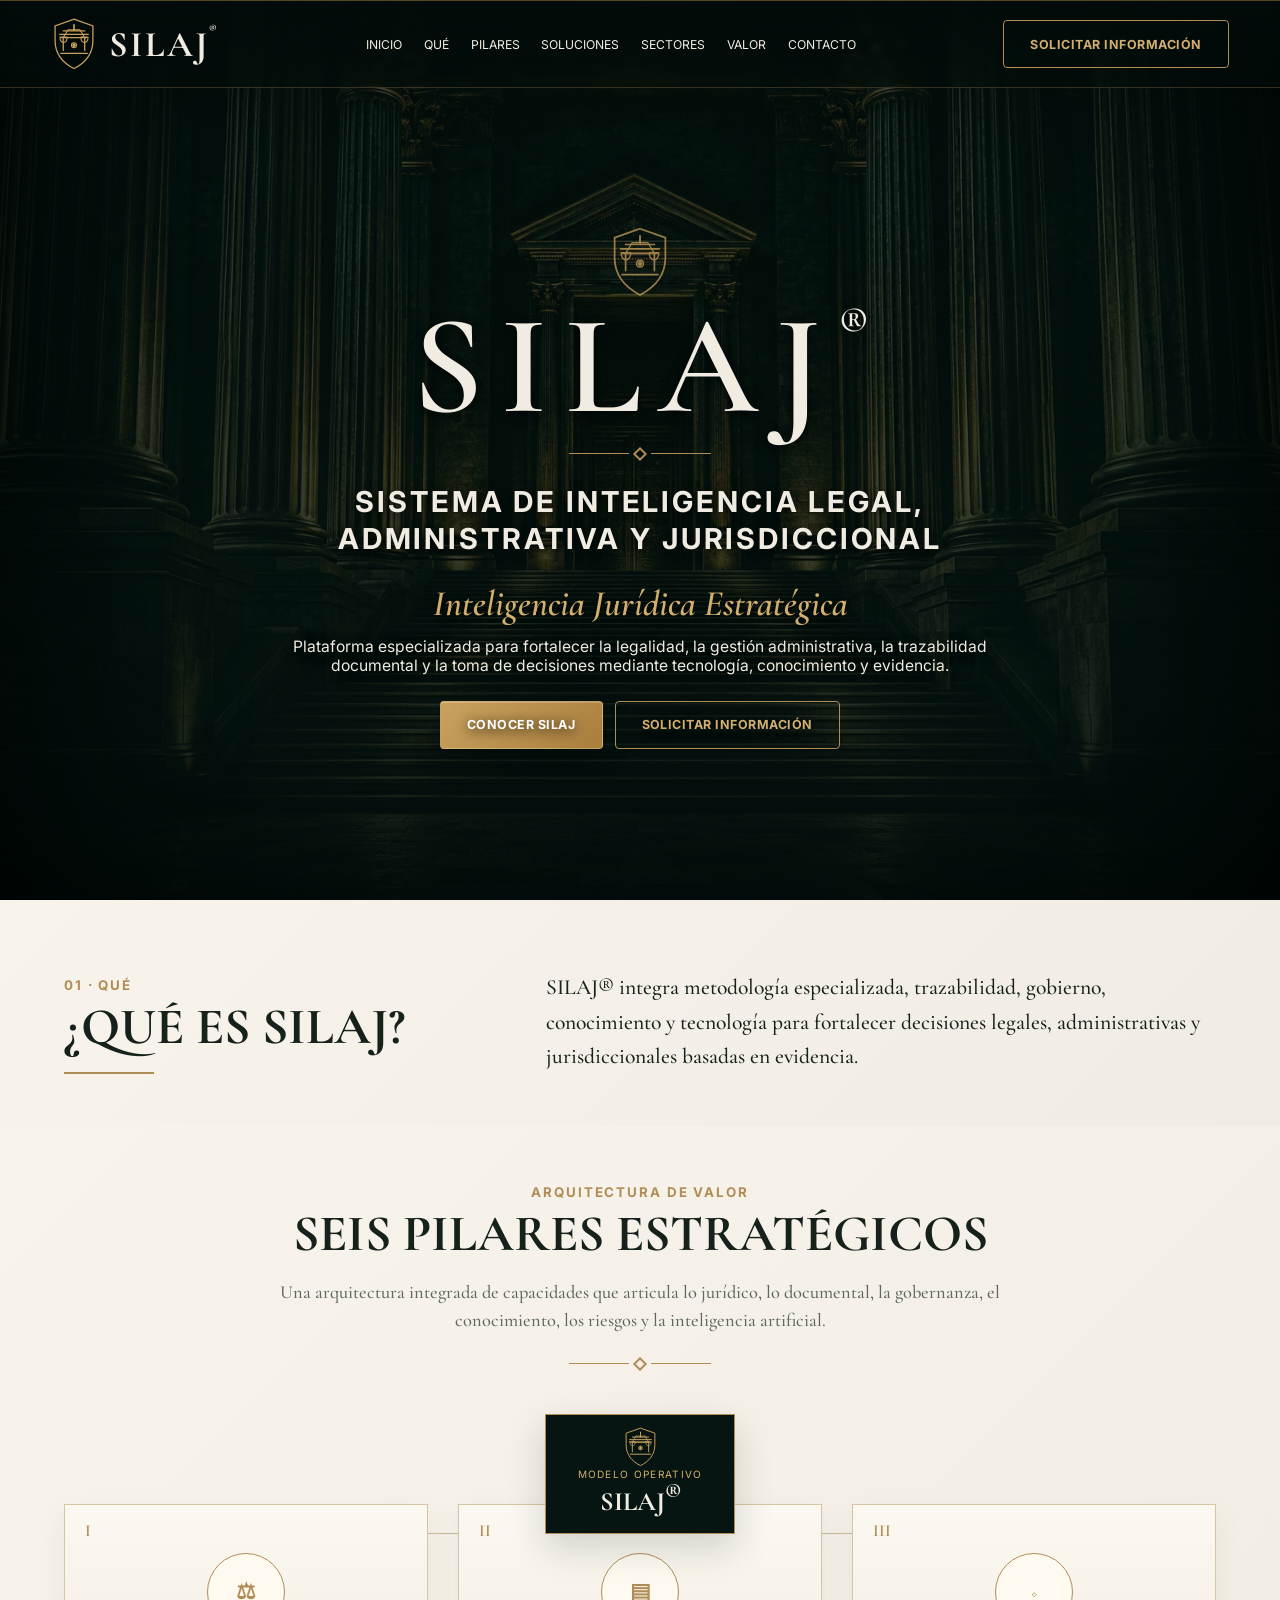
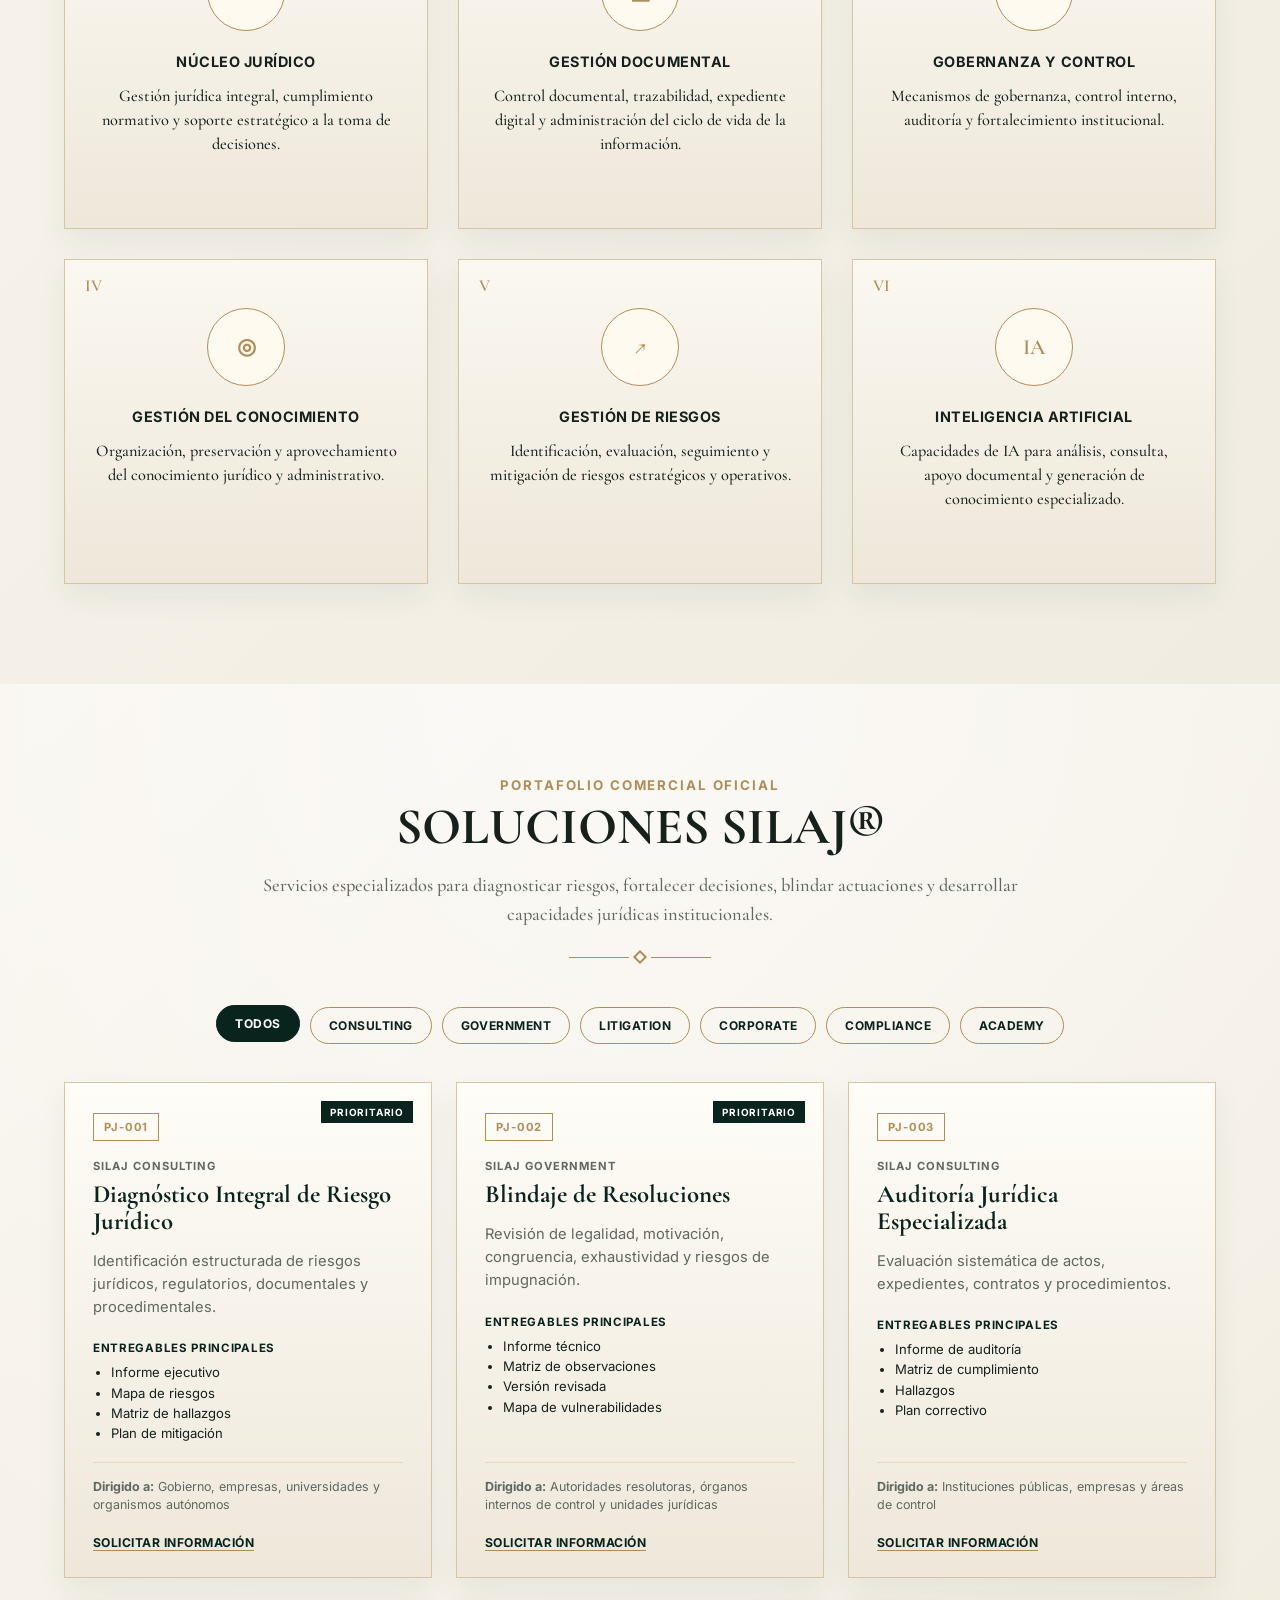
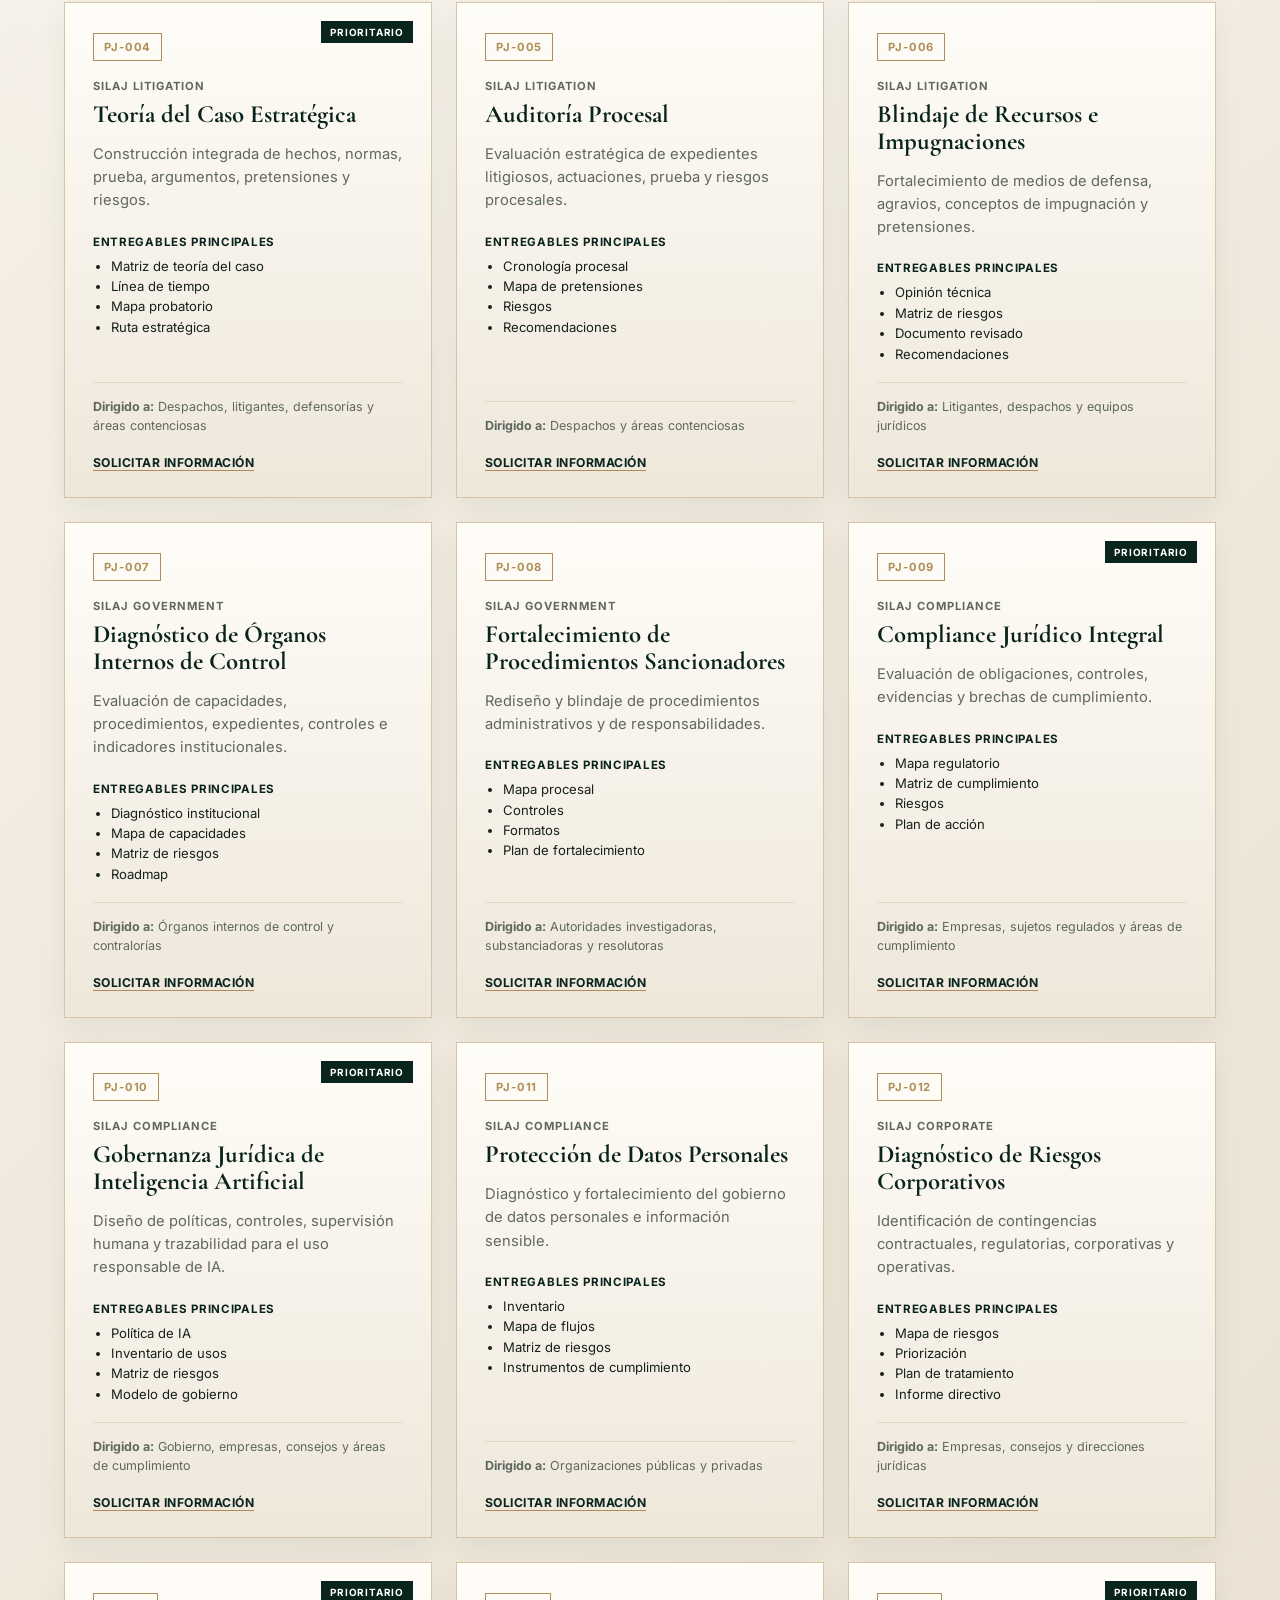
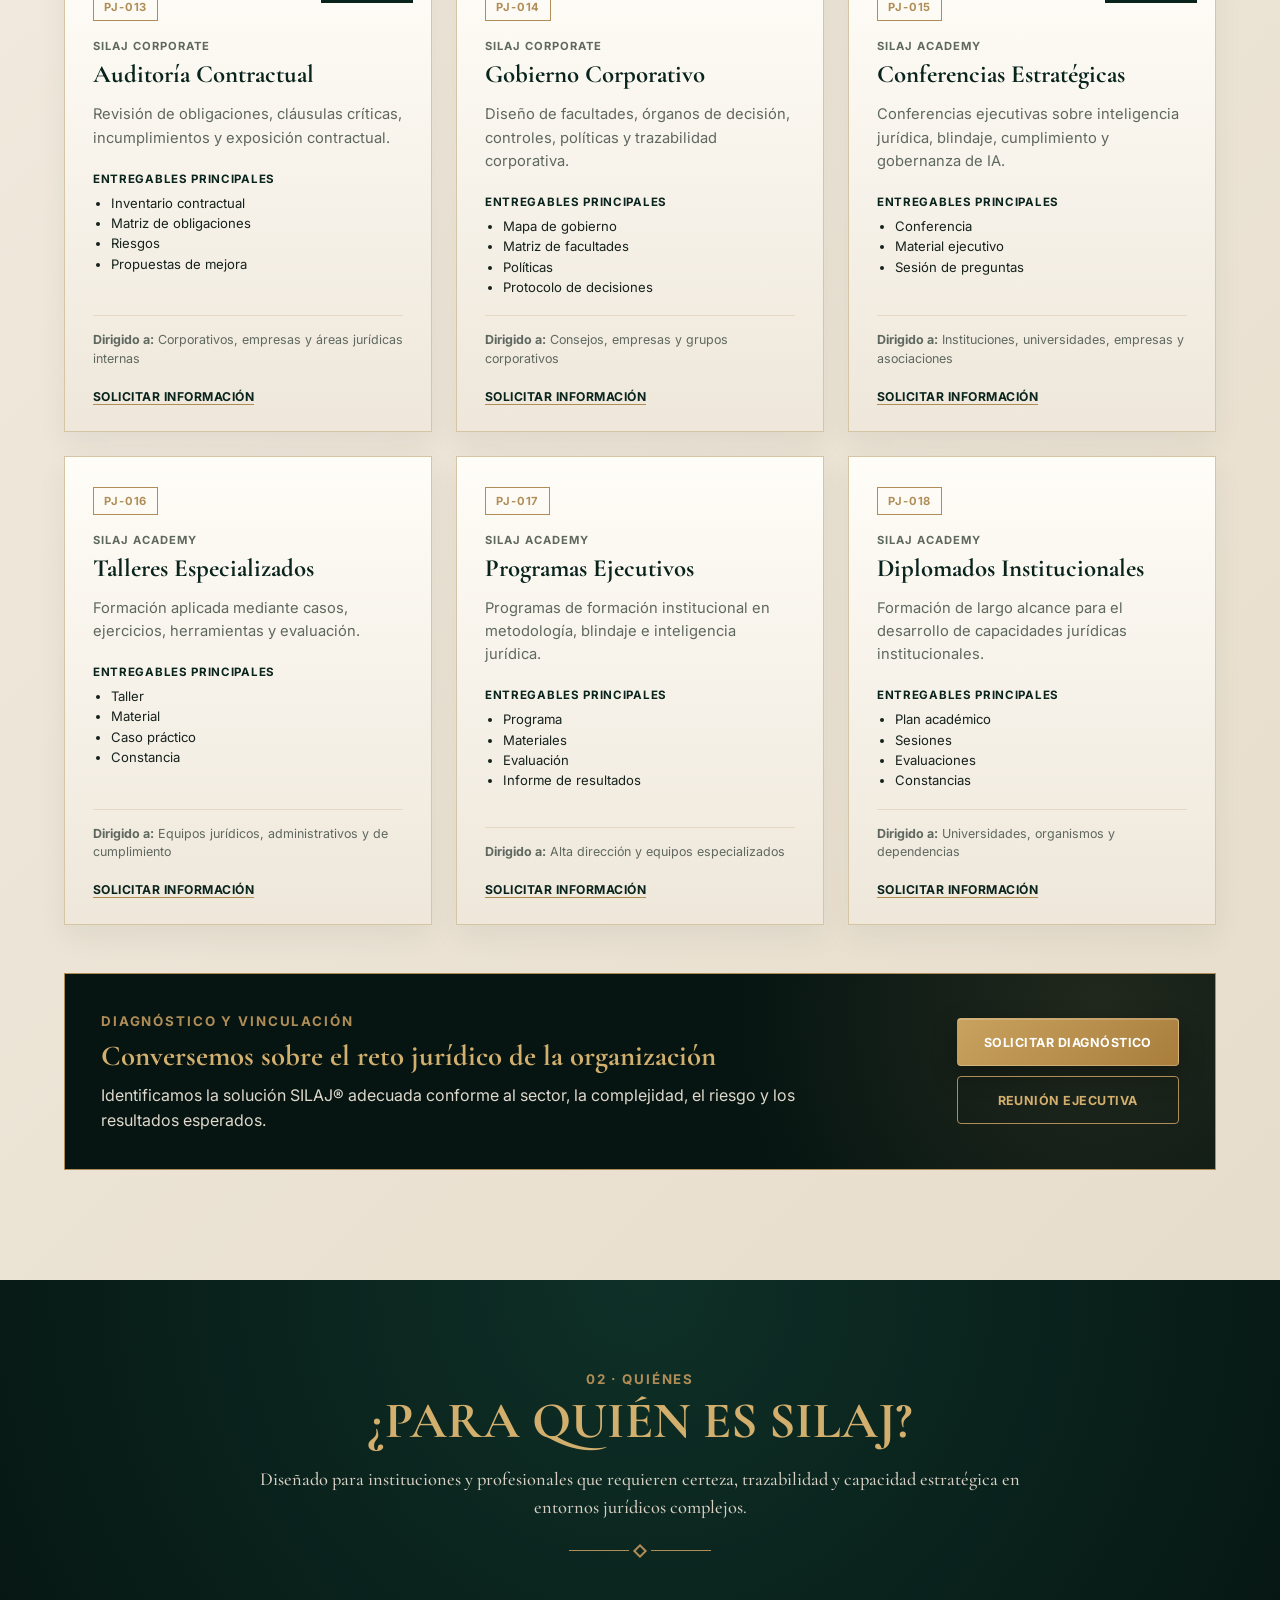
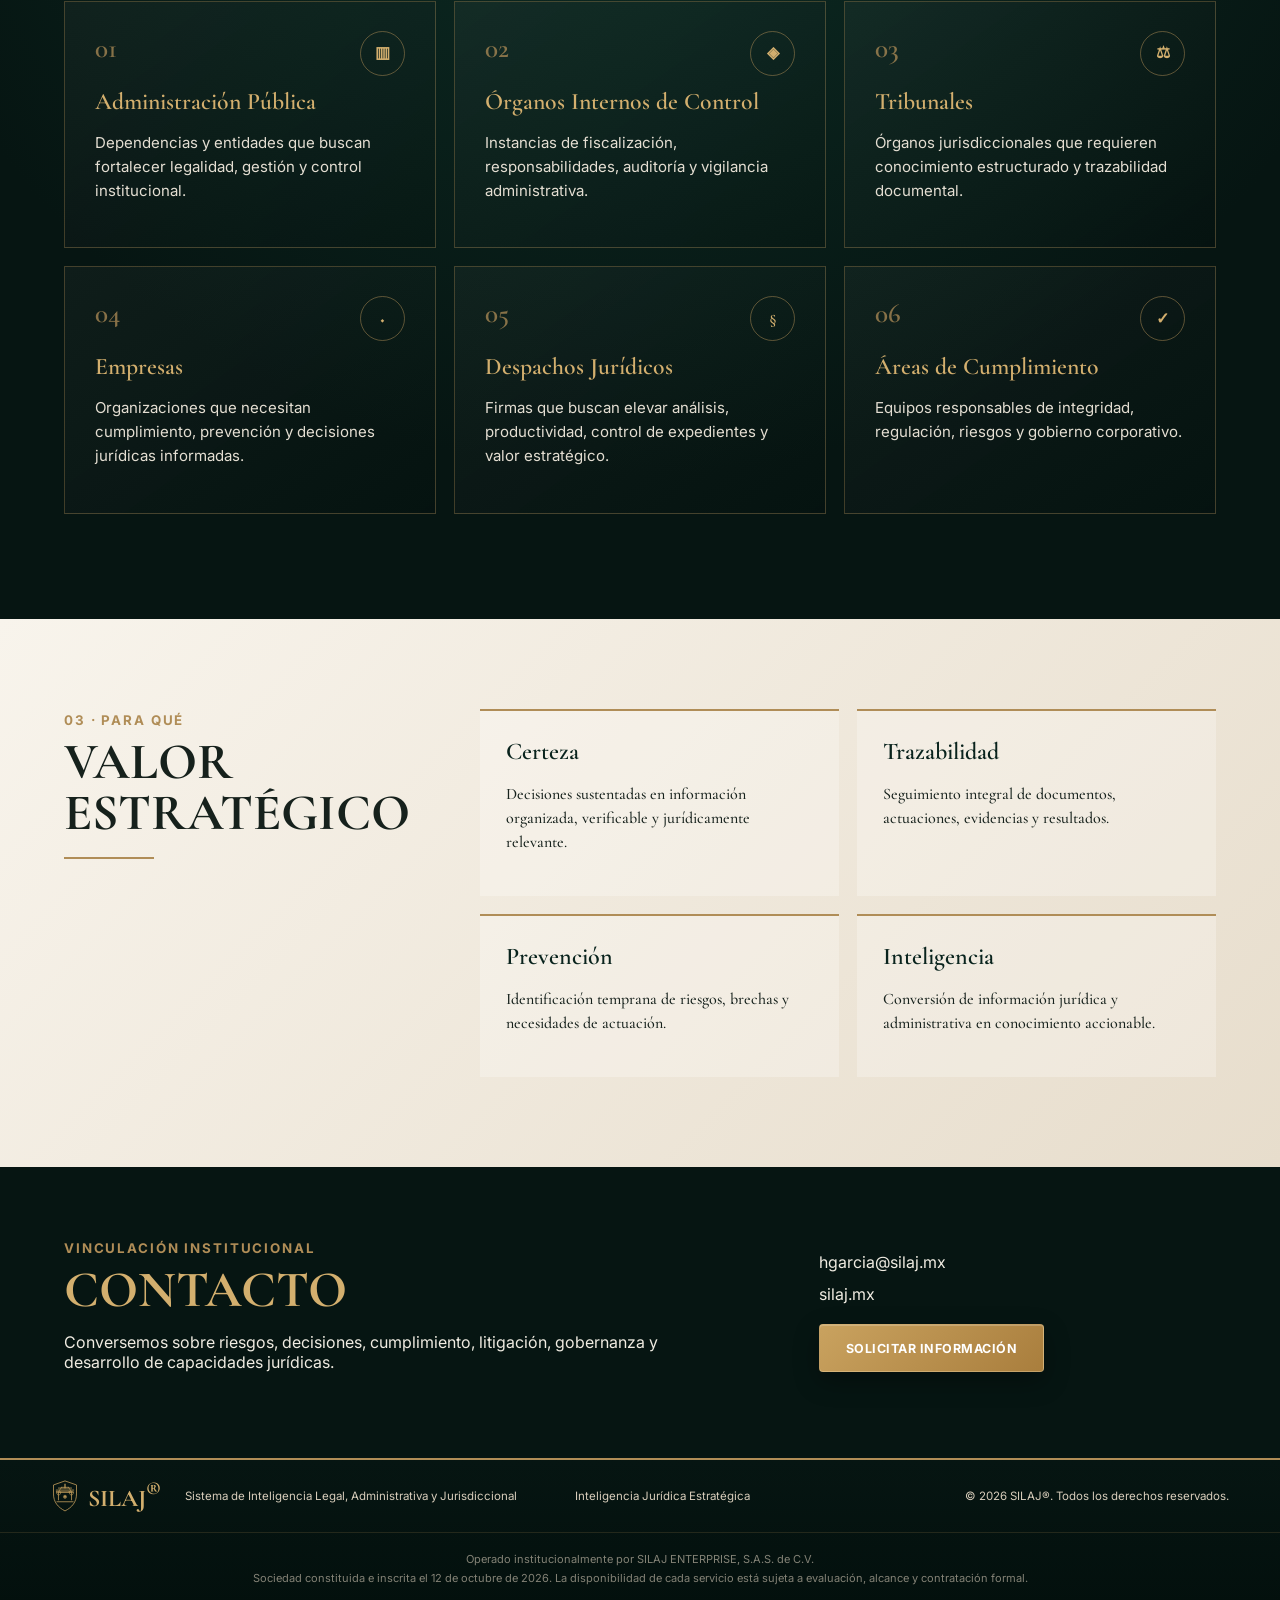
<file: index.html>
<!doctype html>
<html lang="es-MX">
<head>
<meta charset="utf-8"><meta name="viewport" content="width=device-width,initial-scale=1">
<meta name="theme-color" content="#061512">
<meta name="description" content="SILAJ®: Sistema de Inteligencia Legal, Administrativa y Jurisdiccional. Inteligencia Jurídica Estratégica.">
<meta property="og:title" content="SILAJ® | Inteligencia Jurídica Estratégica"><meta property="og:description" content="Legalidad, trazabilidad, prevención e inteligencia para decisiones jurídicas estratégicas."><meta property="og:type" content="website"><meta property="og:url" content="https://silaj.mx/">
<title>SILAJ® | Inteligencia Jurídica Estratégica</title>
<link rel="icon" href="assets/icons/favicon.svg" type="image/svg+xml"><link rel="preload" href="assets/images/hero-institucional.webp" as="image" type="image/webp"><link rel="stylesheet" href="css/style.css">
</head>
<body>
<a class="skip" href="#contenido">Saltar al contenido</a>
<header class="top" id="inicio">
<a class="brand" href="#inicio" aria-label="SILAJ, inicio"><img src="assets/icons/silaj-isotipo.svg" alt=""><strong>SILAJ<sup>®</sup></strong></a>
<button class="toggle" type="button" aria-label="Abrir menú" aria-expanded="false" aria-controls="menu">☰</button>
<nav id="menu" aria-label="Navegación principal"><a href="#inicio">Inicio</a><a href="#que-es">Qué</a><a href="#pilares">Pilares</a><a href="#soluciones">Soluciones</a><a href="#quienes">Sectores</a><a href="#para-que">Valor</a><a href="#contacto">Contacto</a></nav>
<a class="btn outline desktop-cta" href="mailto:hgarcia@silaj.mx?subject=Solicitud%20de%20información%20SILAJ">Solicitar información</a>
</header>
<main id="contenido">
<section class="hero" aria-labelledby="hero-title"><div class="shade"></div><div class="hero-content reveal"><img class="hero-logo" src="assets/icons/silaj-isotipo.svg" alt="Isotipo institucional SILAJ"><h1 id="hero-title">SILAJ<sup>®</sup></h1><div class="orn"><span></span><i></i><span></span></div><h2>Sistema de Inteligencia Legal,<br>Administrativa y Jurisdiccional</h2><p class="slogan">Inteligencia Jurídica Estratégica</p><p class="lead">Plataforma especializada para fortalecer la legalidad, la gestión administrativa, la trazabilidad documental y la toma de decisiones mediante tecnología, conocimiento y evidencia.</p><div class="actions"><a class="btn gold" href="#que-es">Conocer SILAJ</a><a class="btn ghost" href="mailto:hgarcia@silaj.mx">Solicitar información</a></div></div></section>

<section class="intro ivory" id="que-es"><div class="shell split reveal"><div><small>01 · QUÉ</small><h3>¿Qué es SILAJ?</h3><b class="rule"></b></div><p>SILAJ® integra metodología especializada, trazabilidad, gobierno, conocimiento y tecnología para fortalecer decisiones legales, administrativas y jurisdiccionales basadas en evidencia.</p></div></section>

<section class="ivory pillars" id="pilares"><div class="shell"><header class="section-title reveal"><small>ARQUITECTURA DE VALOR</small><h3>Seis Pilares Estratégicos</h3><p class="section-intro">Una arquitectura integrada de capacidades que articula lo jurídico, lo documental, la gobernanza, el conocimiento, los riesgos y la inteligencia artificial.</p><div class="orn"><span></span><i></i><span></span></div></header>
<div class="operating-model" aria-label="Modelo operativo SILAJ"><div class="model-axis" aria-hidden="true"></div><div class="model-core"><img src="assets/icons/silaj-isotipo.svg" alt=""><span>Modelo Operativo</span><strong>SILAJ<sup>®</sup></strong></div>
<div class="pillar-grid">
<article class="pillar reveal"><div class="pillar-number">I</div><div class="ico">⚖</div><h4>Núcleo Jurídico</h4><p>Gestión jurídica integral, cumplimiento normativo y soporte estratégico a la toma de decisiones.</p></article>
<article class="pillar reveal"><div class="pillar-number">II</div><div class="ico">▤</div><h4>Gestión Documental</h4><p>Control documental, trazabilidad, expediente digital y administración del ciclo de vida de la información.</p></article>
<article class="pillar reveal"><div class="pillar-number">III</div><div class="ico">◇</div><h4>Gobernanza y Control</h4><p>Mecanismos de gobernanza, control interno, auditoría y fortalecimiento institucional.</p></article>
<article class="pillar reveal"><div class="pillar-number">IV</div><div class="ico">◎</div><h4>Gestión del Conocimiento</h4><p>Organización, preservación y aprovechamiento del conocimiento jurídico y administrativo.</p></article>
<article class="pillar reveal"><div class="pillar-number">V</div><div class="ico">↗</div><h4>Gestión de Riesgos</h4><p>Identificación, evaluación, seguimiento y mitigación de riesgos estratégicos y operativos.</p></article>
<article class="pillar reveal"><div class="pillar-number">VI</div><div class="ico">IA</div><h4>Inteligencia Artificial</h4><p>Capacidades de IA para análisis, consulta, apoyo documental y generación de conocimiento especializado.</p></article>
</div></div></div></section>


<section class="catalog ivory" id="soluciones" aria-labelledby="catalog-title">
  <div class="shell">
    <header class="section-title reveal">
      <small>PORTAFOLIO COMERCIAL OFICIAL</small>
      <h3 id="catalog-title">Soluciones SILAJ®</h3>
      <p class="section-intro">
        Servicios especializados para diagnosticar riesgos, fortalecer decisiones,
        blindar actuaciones y desarrollar capacidades jurídicas institucionales.
      </p>
      <div class="orn"><span></span><i></i><span></span></div>
    </header>

    <div class="catalog-filters reveal" role="group" aria-label="Filtrar productos por familia">
      <button class="catalog-filter active" type="button" data-family="all">Todos</button>
      <button class="catalog-filter" type="button" data-family="consulting">Consulting</button>
      <button class="catalog-filter" type="button" data-family="government">Government</button>
      <button class="catalog-filter" type="button" data-family="litigation">Litigation</button>
      <button class="catalog-filter" type="button" data-family="corporate">Corporate</button>
      <button class="catalog-filter" type="button" data-family="compliance">Compliance</button>
      <button class="catalog-filter" type="button" data-family="academy">Academy</button>
    </div>

    <div class="product-grid" id="product-grid" aria-live="polite">
      <p class="catalog-status">Cargando catálogo comercial...</p>
    </div>

    <div class="catalog-cta reveal">
      <div>
        <small>DIAGNÓSTICO Y VINCULACIÓN</small>
        <h4>Conversemos sobre el reto jurídico de la organización</h4>
        <p>
          Identificamos la solución SILAJ® adecuada conforme al sector,
          la complejidad, el riesgo y los resultados esperados.
        </p>
      </div>
      <div class="catalog-cta-actions">
        <a class="btn gold"
           href="mailto:hgarcia@silaj.mx?subject=Solicitud%20de%20Diagnóstico%20Jurídico%20Integral">
          Solicitar diagnóstico
        </a>
        <a class="btn catalog-outline"
           href="mailto:hgarcia@silaj.mx?subject=Solicitud%20de%20Reunión%20Ejecutiva">
          Reunión ejecutiva
        </a>
      </div>
    </div>
  </div>
</section>

<section class="audiences" id="quienes"><div class="shell"><header class="section-title light reveal"><small>02 · QUIÉNES</small><h3>¿Para quién es SILAJ?</h3><p class="section-intro">Diseñado para instituciones y profesionales que requieren certeza, trazabilidad y capacidad estratégica en entornos jurídicos complejos.</p><div class="orn"><span></span><i></i><span></span></div></header>
<div class="audience-grid">
<article class="audience reveal"><span>01</span><div class="audience-icon">▥</div><h4>Administración Pública</h4><p>Dependencias y entidades que buscan fortalecer legalidad, gestión y control institucional.</p></article>
<article class="audience reveal"><span>02</span><div class="audience-icon">◈</div><h4>Órganos Internos de Control</h4><p>Instancias de fiscalización, responsabilidades, auditoría y vigilancia administrativa.</p></article>
<article class="audience reveal"><span>03</span><div class="audience-icon">⚖</div><h4>Tribunales</h4><p>Órganos jurisdiccionales que requieren conocimiento estructurado y trazabilidad documental.</p></article>
<article class="audience reveal"><span>04</span><div class="audience-icon">◆</div><h4>Empresas</h4><p>Organizaciones que necesitan cumplimiento, prevención y decisiones jurídicas informadas.</p></article>
<article class="audience reveal"><span>05</span><div class="audience-icon">§</div><h4>Despachos Jurídicos</h4><p>Firmas que buscan elevar análisis, productividad, control de expedientes y valor estratégico.</p></article>
<article class="audience reveal"><span>06</span><div class="audience-icon">✓</div><h4>Áreas de Cumplimiento</h4><p>Equipos responsables de integridad, regulación, riesgos y gobierno corporativo.</p></article>
</div></div></section>

<section class="purpose" id="para-que"><div class="shell purpose-grid"><div class="purpose-title reveal"><small>03 · PARA QUÉ</small><h3>Valor Estratégico</h3><b class="rule"></b></div><div class="purpose-items"><article class="reveal"><strong>Certeza</strong><p>Decisiones sustentadas en información organizada, verificable y jurídicamente relevante.</p></article><article class="reveal"><strong>Trazabilidad</strong><p>Seguimiento integral de documentos, actuaciones, evidencias y resultados.</p></article><article class="reveal"><strong>Prevención</strong><p>Identificación temprana de riesgos, brechas y necesidades de actuación.</p></article><article class="reveal"><strong>Inteligencia</strong><p>Conversión de información jurídica y administrativa en conocimiento accionable.</p></article></div></div></section>

<section class="contact" id="contacto"><div class="shell contact-inner reveal"><div><small>VINCULACIÓN INSTITUCIONAL</small><h3>Contacto</h3><p>Conversemos sobre riesgos, decisiones, cumplimiento, litigación, gobernanza y desarrollo de capacidades jurídicas.</p></div><div><a href="mailto:hgarcia@silaj.mx">hgarcia@silaj.mx</a><span>silaj.mx</span><a class="btn gold" href="mailto:hgarcia@silaj.mx?subject=Solicitud%20de%20información%20SILAJ">Solicitar información</a></div></div></section>
</main>
<footer class="site-footer"><div class="footer-main"><div class="footer-brand"><img src="assets/icons/silaj-isotipo.svg" alt=""><strong>SILAJ<sup>®</sup></strong></div><span>Sistema de Inteligencia Legal, Administrativa y Jurisdiccional</span><span>Inteligencia Jurídica Estratégica</span><span>© 2026 SILAJ®. Todos los derechos reservados.</span></div><div class="footer-legal"><span>Operado institucionalmente por SILAJ ENTERPRISE, S.A.S. de C.V.</span><span>Sociedad constituida e inscrita el 12 de octubre de 2026. La disponibilidad de cada servicio está sujeta a evaluación, alcance y contratación formal.</span></div></footer>
<script src="js/app.js"></script></body></html>
</file>
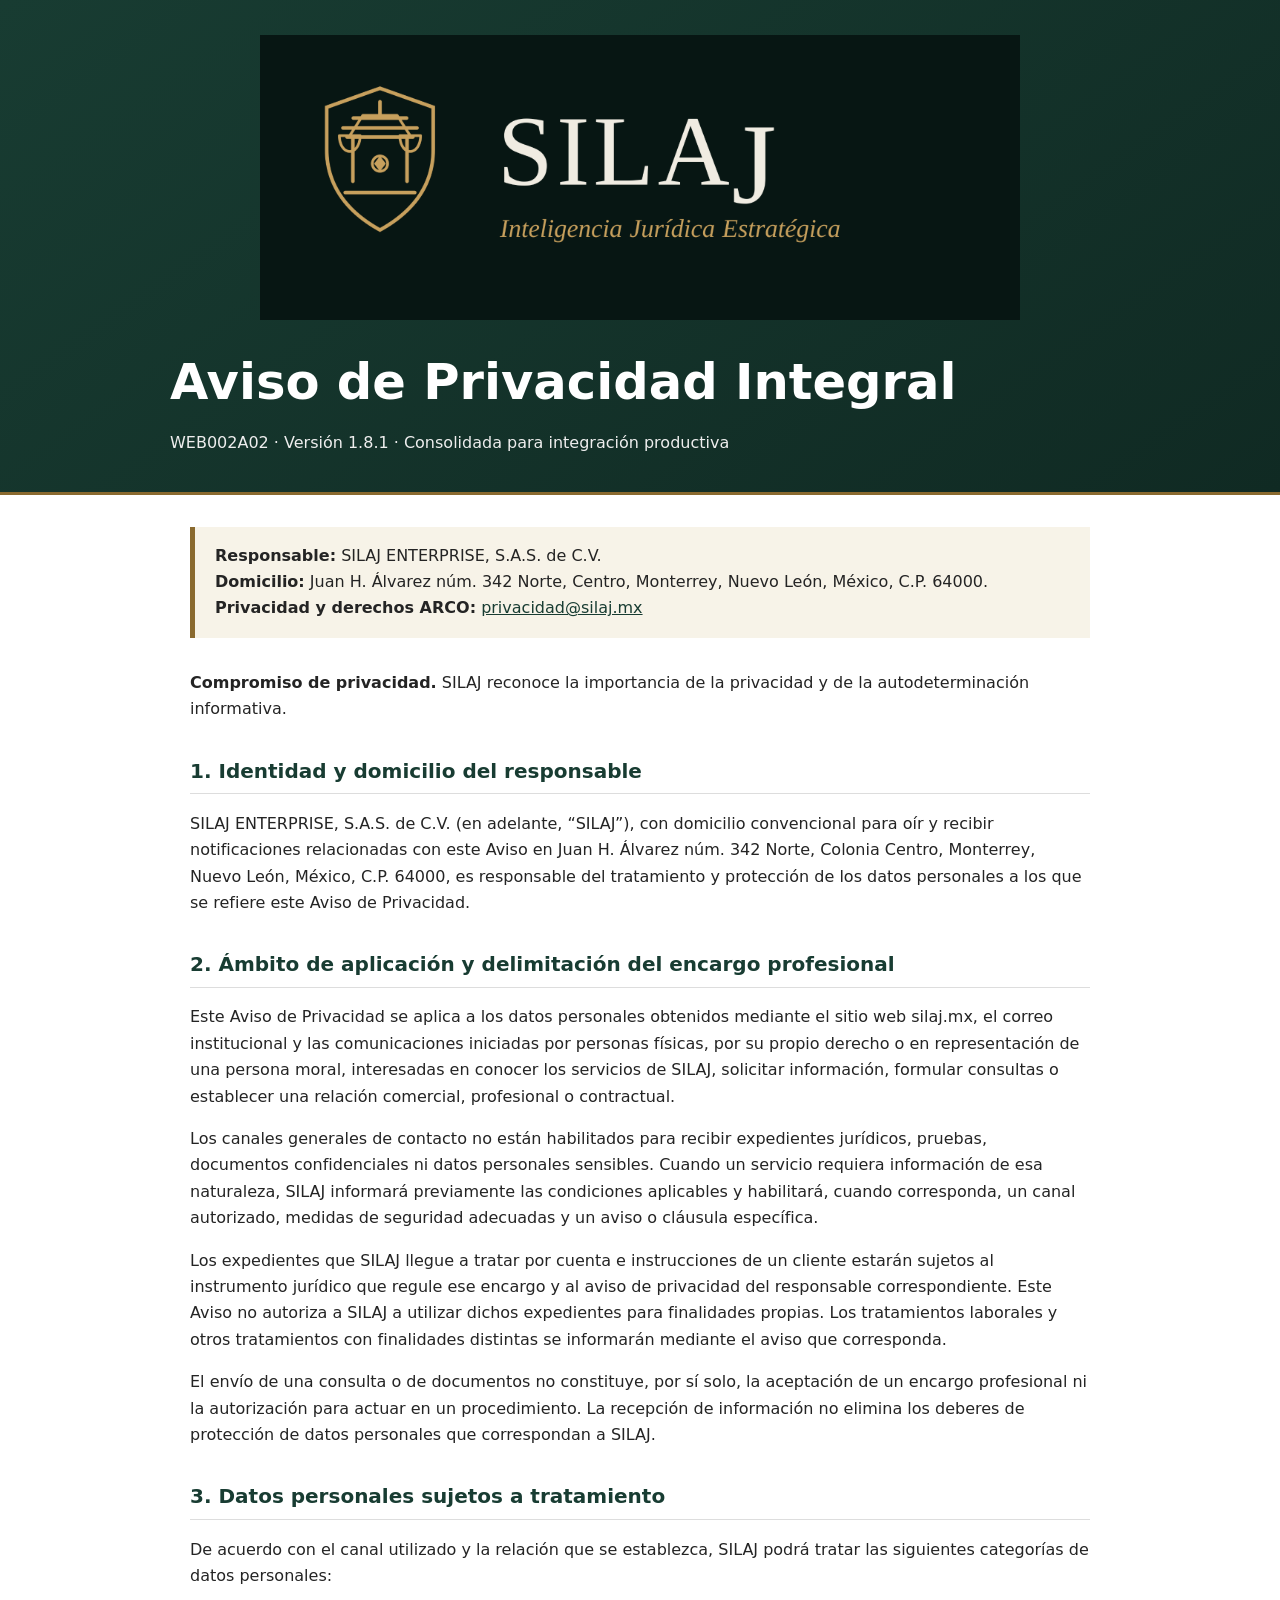
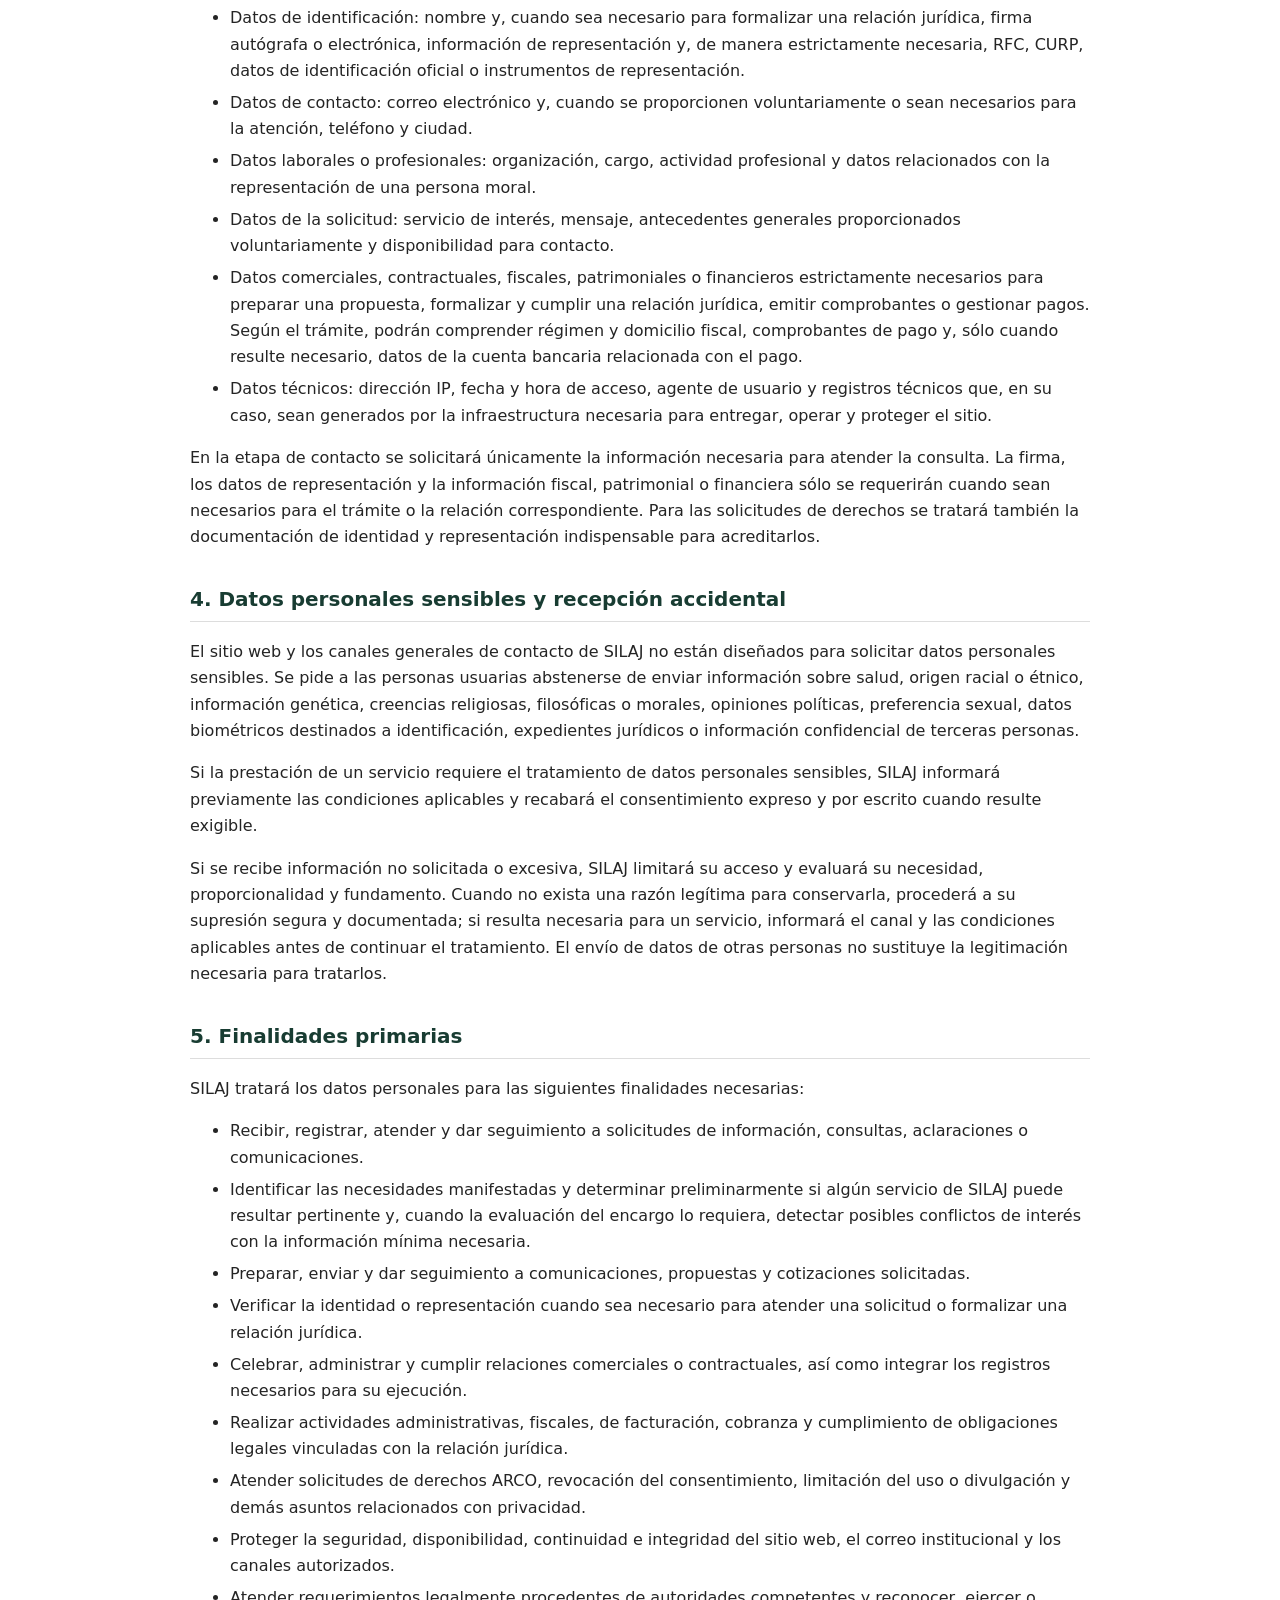
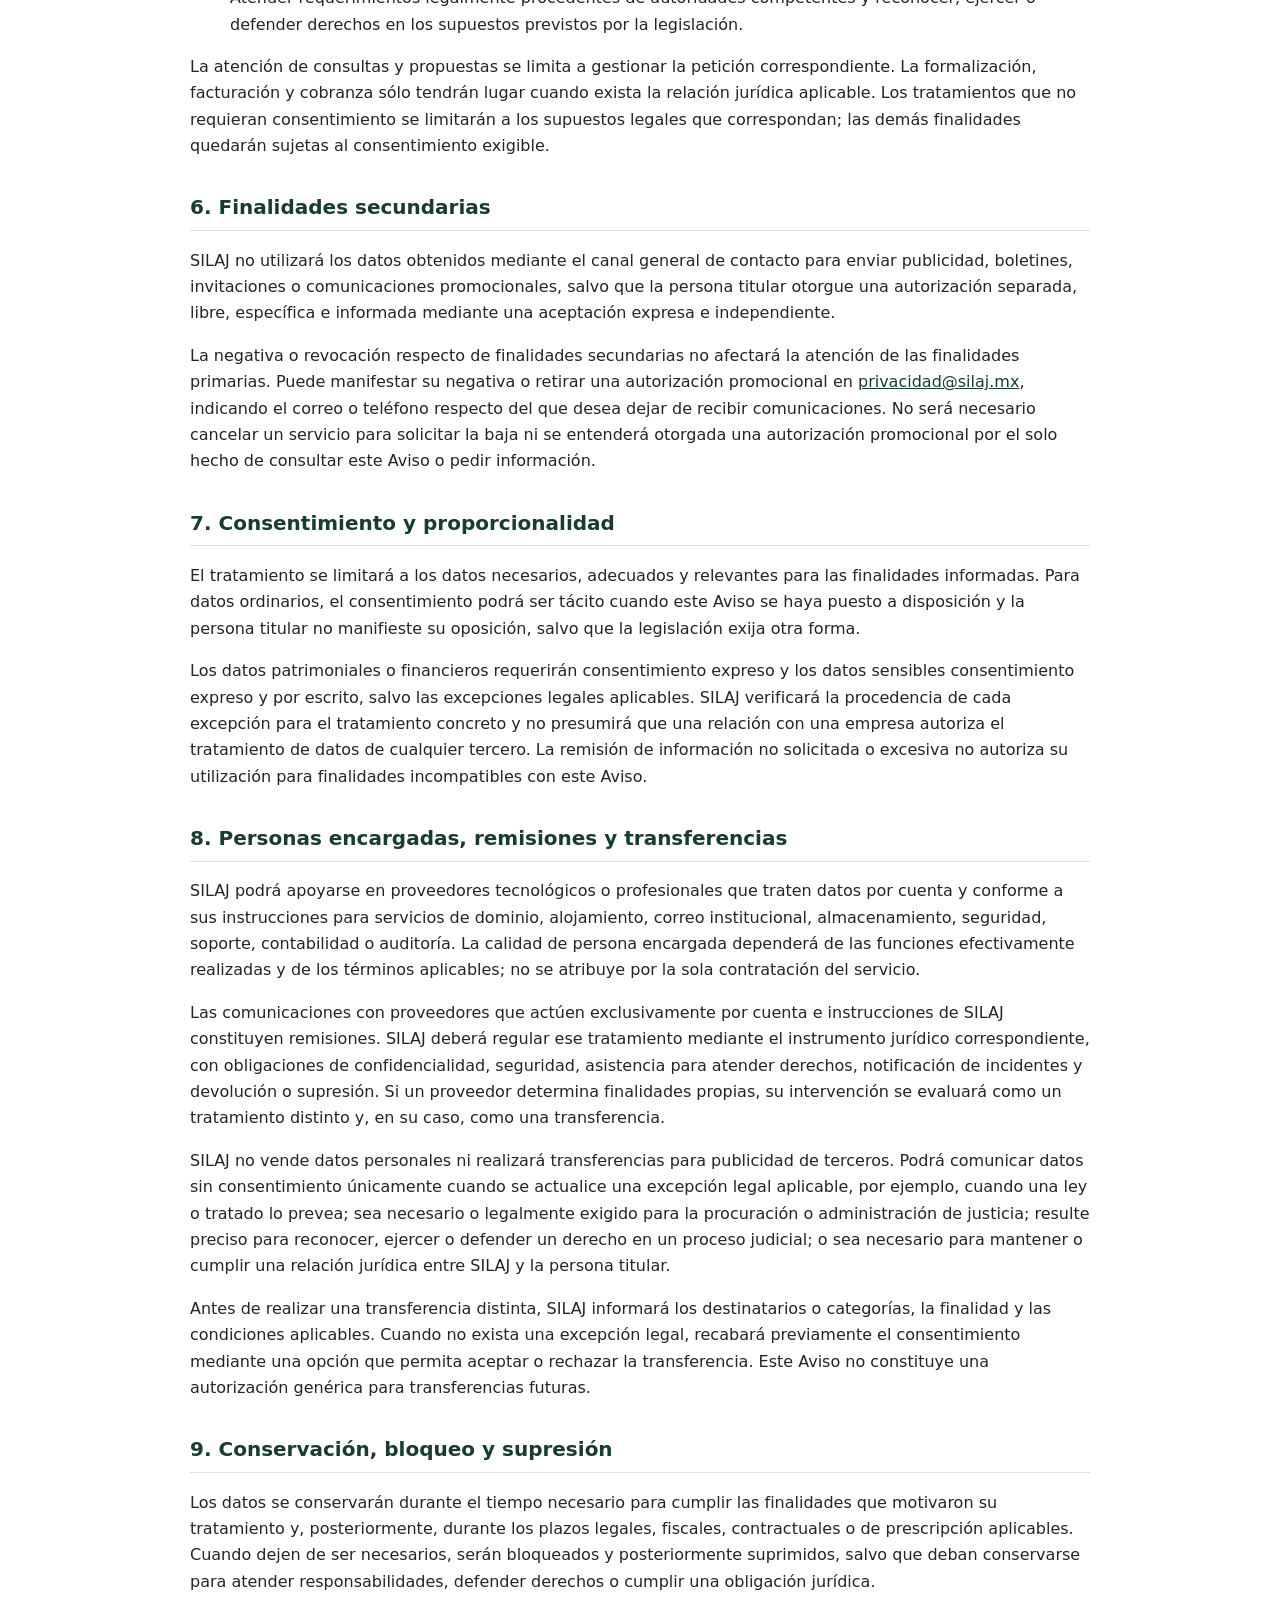
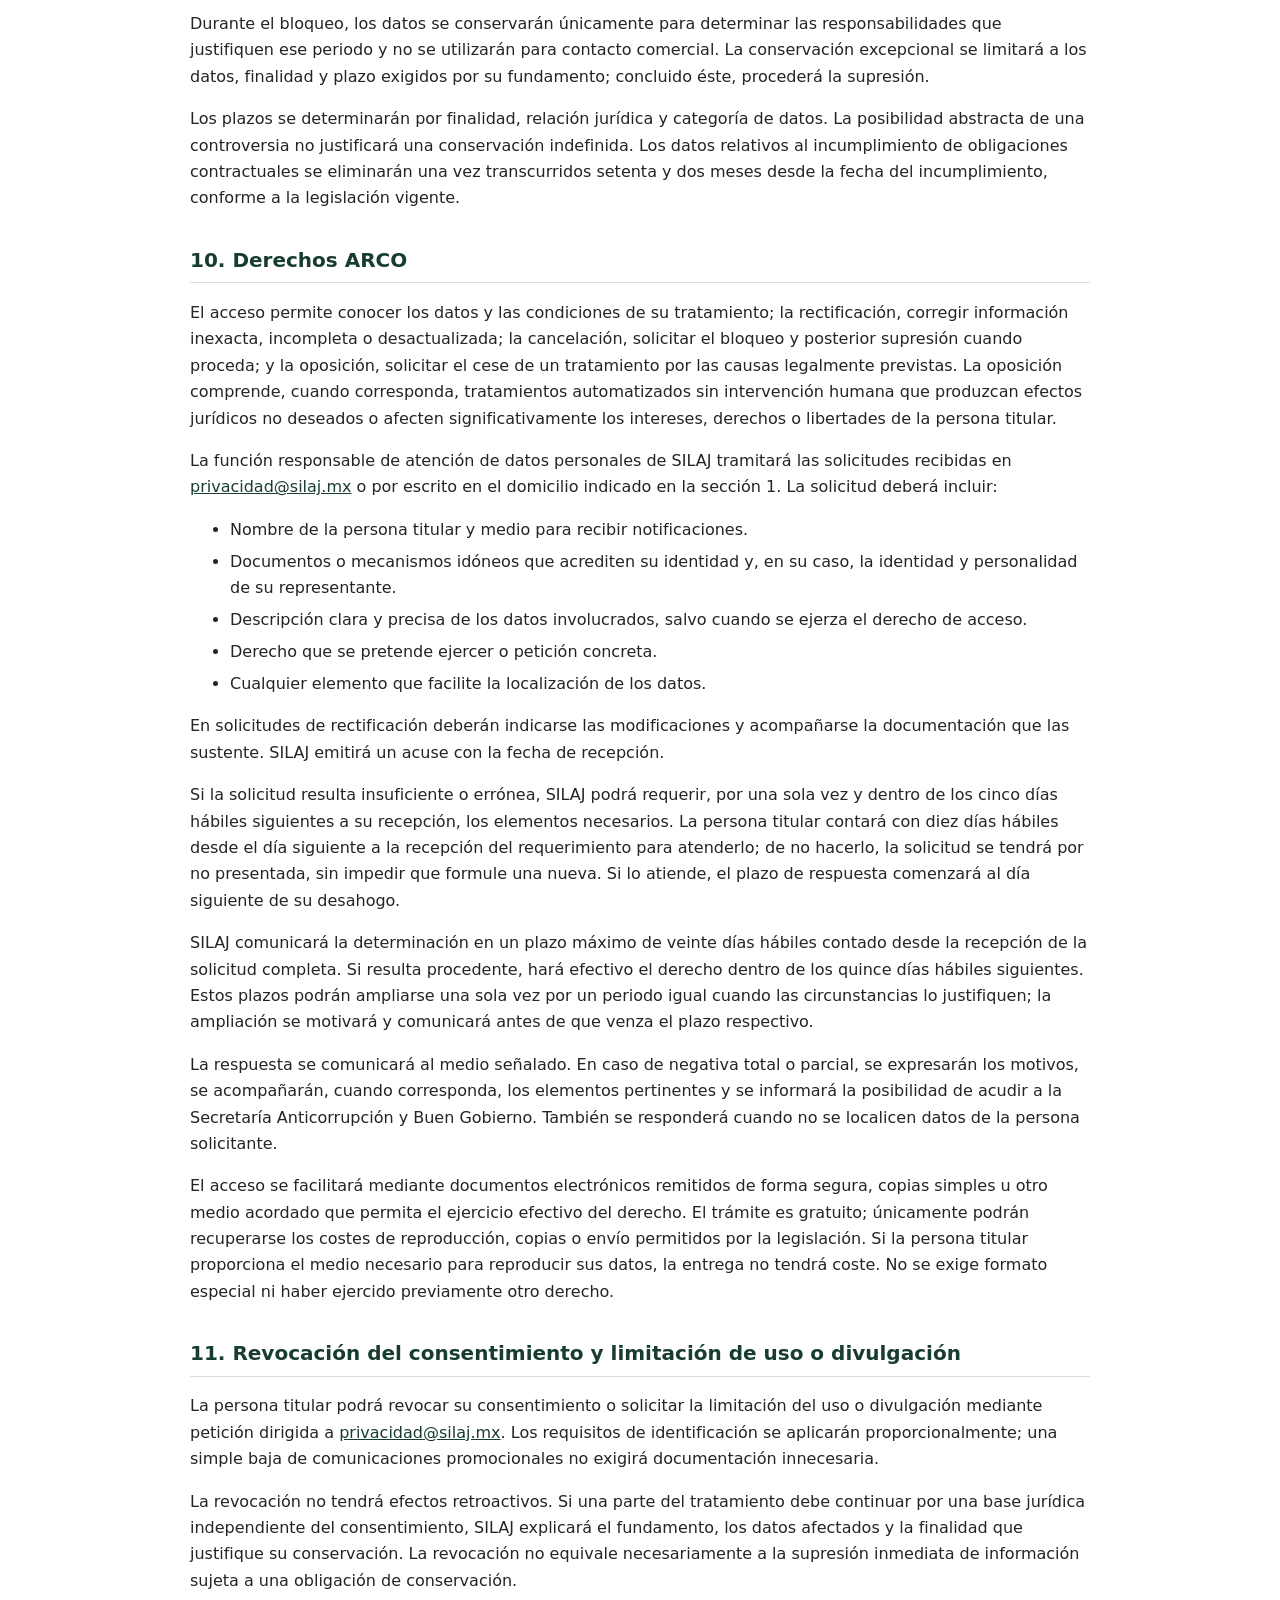
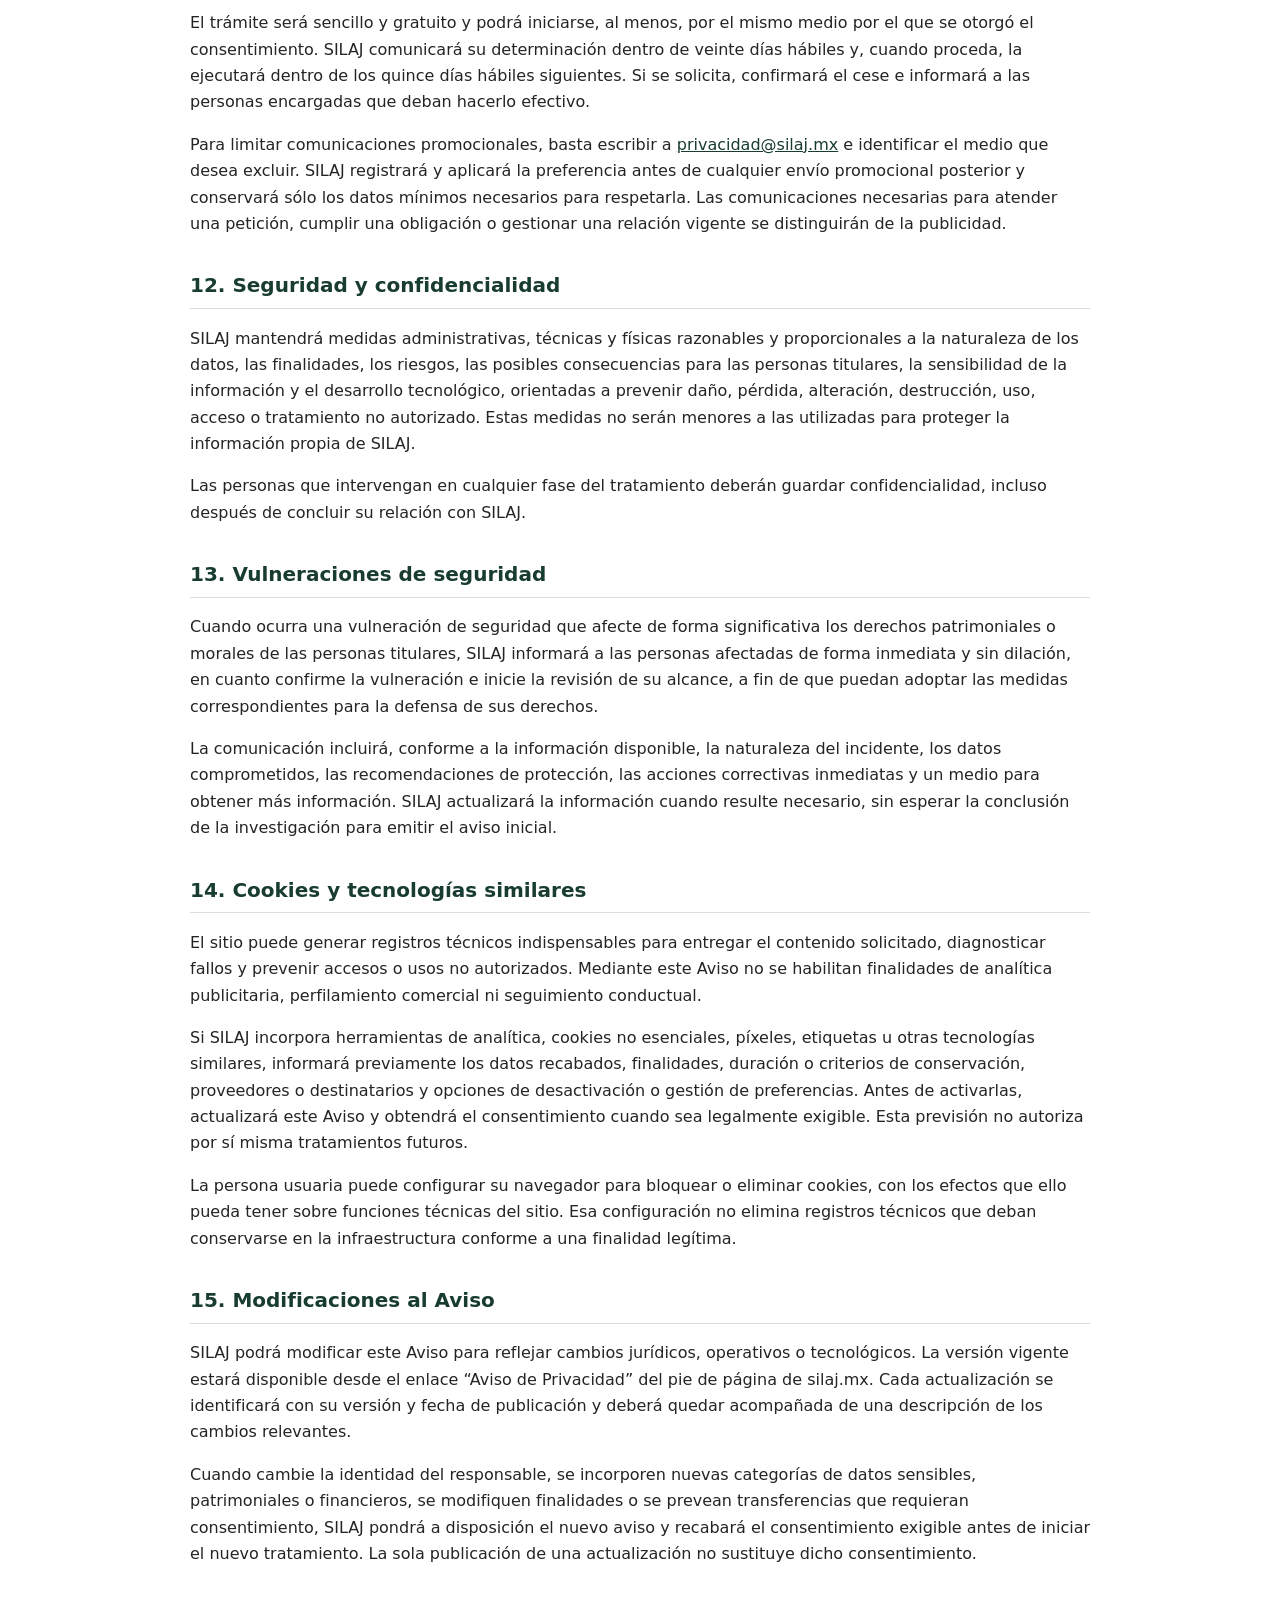
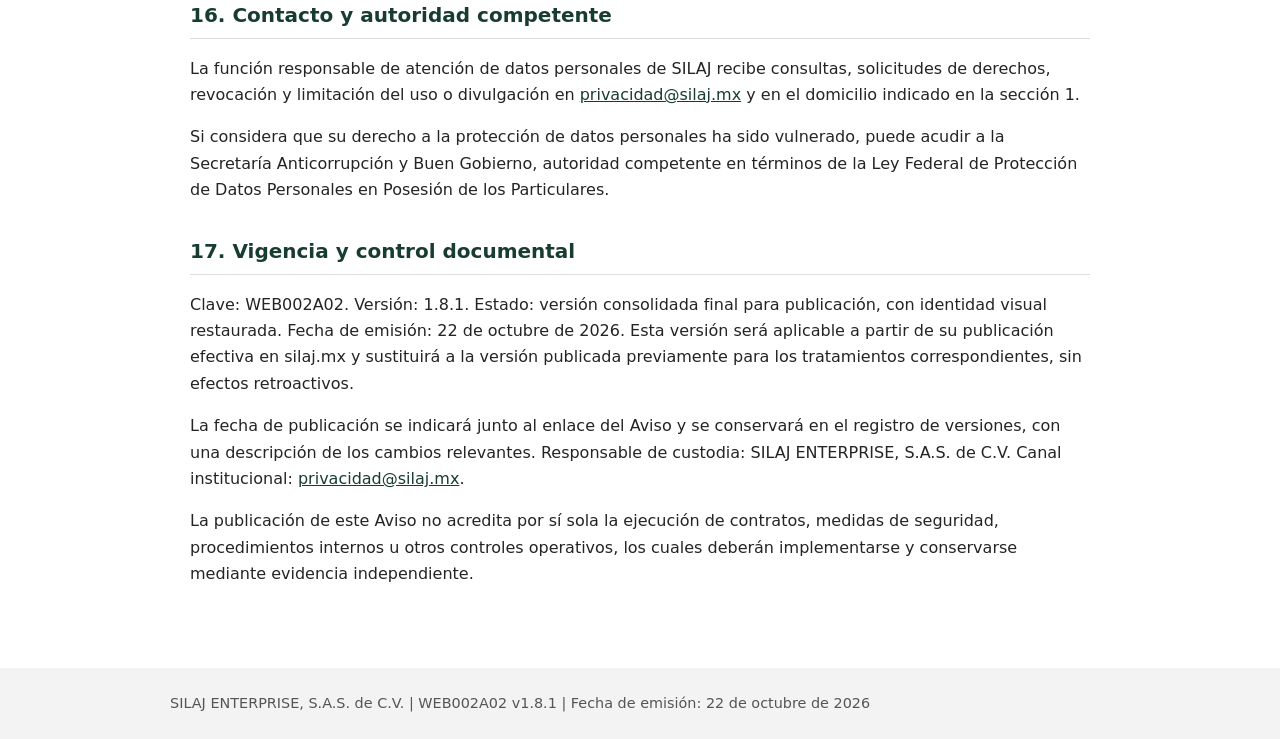
<file: aviso-de-privacidad.html>
<!DOCTYPE html>
<html lang="es-MX"><head><meta charset="utf-8"/><meta content="width=device-width,initial-scale=1" name="viewport"/><title>Aviso de Privacidad Integral | SILAJ</title><meta content="Aviso de Privacidad Integral de SILAJ ENTERPRISE, S.A.S. de C.V." name="description"/><style>:root{--v:#183c32;--o:#8a6a2f;--i:#f7f3e8;--t:#242424}*{box-sizing:border-box}body{margin:0;font-family:system-ui,-apple-system,Segoe UI,Roboto,sans-serif;color:var(--t);line-height:1.65}.skip{position:absolute;left:-9999px}.skip:focus{left:1rem;top:1rem;background:#fff;padding:.7rem;z-index:10}header{background:linear-gradient(145deg,var(--v),#102a23);color:#fff;border-bottom:3px solid var(--o);padding:2.2rem 1.25rem}header div,main,footer div{max-width:940px;margin:auto}h1{margin:0;font-size:clamp(2rem,5vw,3.1rem)}header p{margin:.4rem 0 0;color:#eee}main{padding:2rem 1.25rem 4rem}.ficha{background:var(--i);border-left:5px solid var(--o);padding:1rem 1.25rem;margin-bottom:2rem}h2{color:var(--v);font-size:1.25rem;margin-top:2rem;border-bottom:1px solid #ddd;padding-bottom:.35rem}a{color:var(--v)}li{margin:.35rem 0}footer{background:#f3f3f3;padding:1.5rem 1.25rem;color:#555;font-size:.9rem}@media(max-width:480px){main{padding:1.25rem 1rem 3rem}header{padding:1.8rem 1rem}}
.brand-logo{display:block;width:min(100%,760px);height:auto;margin:0 auto 1.35rem;object-fit:contain}.brand-logo+h1{margin-top:.25rem}@media(max-width:480px){.brand-logo{margin-bottom:1rem}}</style></head><body><a class="skip" href="#contenido">Saltar al contenido</a><header><div><img alt="SILAJ, Inteligencia Jurídica Estratégica" class="brand-logo" height="768" src="[data-uri]" width="1536"/><h1>Aviso de Privacidad Integral</h1><p>WEB002A02 · Versión 1.8.1 · Consolidada para integración productiva</p></div></header><main id="contenido"><div class="ficha"><strong>Responsable:</strong> SILAJ ENTERPRISE, S.A.S. de C.V.<br/><strong>Domicilio:</strong> Juan H. Álvarez núm. 342 Norte, Centro, Monterrey, Nuevo León, México, C.P. 64000.<br/><strong>Privacidad y derechos ARCO:</strong> <a href="mailto:privacidad@silaj.mx">privacidad@silaj.mx</a></div><p><strong>Compromiso de privacidad.</strong> SILAJ reconoce la importancia de la privacidad y de la autodeterminación informativa.</p><section><h2>1. Identidad y domicilio del responsable</h2><p>SILAJ ENTERPRISE, S.A.S. de C.V. (en adelante, “SILAJ”), con domicilio convencional para oír y recibir notificaciones relacionadas con este Aviso en Juan H. Álvarez núm. 342 Norte, Colonia Centro, Monterrey, Nuevo León, México, C.P. 64000, es responsable del tratamiento y protección de los datos personales a los que se refiere este Aviso de Privacidad.</p></section><section><h2>2. Ámbito de aplicación y delimitación del encargo profesional</h2><p>Este Aviso de Privacidad se aplica a los datos personales obtenidos mediante el sitio web silaj.mx, el correo institucional y las comunicaciones iniciadas por personas físicas, por su propio derecho o en representación de una persona moral, interesadas en conocer los servicios de SILAJ, solicitar información, formular consultas o establecer una relación comercial, profesional o contractual.</p><p>Los canales generales de contacto no están habilitados para recibir expedientes jurídicos, pruebas, documentos confidenciales ni datos personales sensibles. Cuando un servicio requiera información de esa naturaleza, SILAJ informará previamente las condiciones aplicables y habilitará, cuando corresponda, un canal autorizado, medidas de seguridad adecuadas y un aviso o cláusula específica.</p><p>Los expedientes que SILAJ llegue a tratar por cuenta e instrucciones de un cliente estarán sujetos al instrumento jurídico que regule ese encargo y al aviso de privacidad del responsable correspondiente. Este Aviso no autoriza a SILAJ a utilizar dichos expedientes para finalidades propias. Los tratamientos laborales y otros tratamientos con finalidades distintas se informarán mediante el aviso que corresponda.</p><p>El envío de una consulta o de documentos no constituye, por sí solo, la aceptación de un encargo profesional ni la autorización para actuar en un procedimiento. La recepción de información no elimina los deberes de protección de datos personales que correspondan a SILAJ.</p></section><section><h2>3. Datos personales sujetos a tratamiento</h2><p>De acuerdo con el canal utilizado y la relación que se establezca, SILAJ podrá tratar las siguientes categorías de datos personales:</p><ul><li>Datos de identificación: nombre y, cuando sea necesario para formalizar una relación jurídica, firma autógrafa o electrónica, información de representación y, de manera estrictamente necesaria, RFC, CURP, datos de identificación oficial o instrumentos de representación.</li><li>Datos de contacto: correo electrónico y, cuando se proporcionen voluntariamente o sean necesarios para la atención, teléfono y ciudad.</li><li>Datos laborales o profesionales: organización, cargo, actividad profesional y datos relacionados con la representación de una persona moral.</li><li>Datos de la solicitud: servicio de interés, mensaje, antecedentes generales proporcionados voluntariamente y disponibilidad para contacto.</li><li>Datos comerciales, contractuales, fiscales, patrimoniales o financieros estrictamente necesarios para preparar una propuesta, formalizar y cumplir una relación jurídica, emitir comprobantes o gestionar pagos. Según el trámite, podrán comprender régimen y domicilio fiscal, comprobantes de pago y, sólo cuando resulte necesario, datos de la cuenta bancaria relacionada con el pago.</li><li>Datos técnicos: dirección IP, fecha y hora de acceso, agente de usuario y registros técnicos que, en su caso, sean generados por la infraestructura necesaria para entregar, operar y proteger el sitio.</li></ul><p>En la etapa de contacto se solicitará únicamente la información necesaria para atender la consulta. La firma, los datos de representación y la información fiscal, patrimonial o financiera sólo se requerirán cuando sean necesarios para el trámite o la relación correspondiente. Para las solicitudes de derechos se tratará también la documentación de identidad y representación indispensable para acreditarlos.</p></section><section><h2>4. Datos personales sensibles y recepción accidental</h2><p>El sitio web y los canales generales de contacto de SILAJ no están diseñados para solicitar datos personales sensibles. Se pide a las personas usuarias abstenerse de enviar información sobre salud, origen racial o étnico, información genética, creencias religiosas, filosóficas o morales, opiniones políticas, preferencia sexual, datos biométricos destinados a identificación, expedientes jurídicos o información confidencial de terceras personas.</p><p>Si la prestación de un servicio requiere el tratamiento de datos personales sensibles, SILAJ informará previamente las condiciones aplicables y recabará el consentimiento expreso y por escrito cuando resulte exigible.</p><p>Si se recibe información no solicitada o excesiva, SILAJ limitará su acceso y evaluará su necesidad, proporcionalidad y fundamento. Cuando no exista una razón legítima para conservarla, procederá a su supresión segura y documentada; si resulta necesaria para un servicio, informará el canal y las condiciones aplicables antes de continuar el tratamiento. El envío de datos de otras personas no sustituye la legitimación necesaria para tratarlos.</p></section><section><h2>5. Finalidades primarias</h2><p>SILAJ tratará los datos personales para las siguientes finalidades necesarias:</p><ul><li>Recibir, registrar, atender y dar seguimiento a solicitudes de información, consultas, aclaraciones o comunicaciones.</li><li>Identificar las necesidades manifestadas y determinar preliminarmente si algún servicio de SILAJ puede resultar pertinente y, cuando la evaluación del encargo lo requiera, detectar posibles conflictos de interés con la información mínima necesaria.</li><li>Preparar, enviar y dar seguimiento a comunicaciones, propuestas y cotizaciones solicitadas.</li><li>Verificar la identidad o representación cuando sea necesario para atender una solicitud o formalizar una relación jurídica.</li><li>Celebrar, administrar y cumplir relaciones comerciales o contractuales, así como integrar los registros necesarios para su ejecución.</li><li>Realizar actividades administrativas, fiscales, de facturación, cobranza y cumplimiento de obligaciones legales vinculadas con la relación jurídica.</li><li>Atender solicitudes de derechos ARCO, revocación del consentimiento, limitación del uso o divulgación y demás asuntos relacionados con privacidad.</li><li>Proteger la seguridad, disponibilidad, continuidad e integridad del sitio web, el correo institucional y los canales autorizados.</li><li>Atender requerimientos legalmente procedentes de autoridades competentes y reconocer, ejercer o defender derechos en los supuestos previstos por la legislación.</li></ul><p>La atención de consultas y propuestas se limita a gestionar la petición correspondiente. La formalización, facturación y cobranza sólo tendrán lugar cuando exista la relación jurídica aplicable. Los tratamientos que no requieran consentimiento se limitarán a los supuestos legales que correspondan; las demás finalidades quedarán sujetas al consentimiento exigible.</p></section><section><h2>6. Finalidades secundarias</h2><p>SILAJ no utilizará los datos obtenidos mediante el canal general de contacto para enviar publicidad, boletines, invitaciones o comunicaciones promocionales, salvo que la persona titular otorgue una autorización separada, libre, específica e informada mediante una aceptación expresa e independiente.</p><p>La negativa o revocación respecto de finalidades secundarias no afectará la atención de las finalidades primarias. Puede manifestar su negativa o retirar una autorización promocional en <a href="mailto:privacidad@silaj.mx">privacidad@silaj.mx</a>, indicando el correo o teléfono respecto del que desea dejar de recibir comunicaciones. No será necesario cancelar un servicio para solicitar la baja ni se entenderá otorgada una autorización promocional por el solo hecho de consultar este Aviso o pedir información.</p></section><section><h2>7. Consentimiento y proporcionalidad</h2><p>El tratamiento se limitará a los datos necesarios, adecuados y relevantes para las finalidades informadas. Para datos ordinarios, el consentimiento podrá ser tácito cuando este Aviso se haya puesto a disposición y la persona titular no manifieste su oposición, salvo que la legislación exija otra forma.</p><p>Los datos patrimoniales o financieros requerirán consentimiento expreso y los datos sensibles consentimiento expreso y por escrito, salvo las excepciones legales aplicables. SILAJ verificará la procedencia de cada excepción para el tratamiento concreto y no presumirá que una relación con una empresa autoriza el tratamiento de datos de cualquier tercero. La remisión de información no solicitada o excesiva no autoriza su utilización para finalidades incompatibles con este Aviso.</p></section><section><h2>8. Personas encargadas, remisiones y transferencias</h2><p>SILAJ podrá apoyarse en proveedores tecnológicos o profesionales que traten datos por cuenta y conforme a sus instrucciones para servicios de dominio, alojamiento, correo institucional, almacenamiento, seguridad, soporte, contabilidad o auditoría. La calidad de persona encargada dependerá de las funciones efectivamente realizadas y de los términos aplicables; no se atribuye por la sola contratación del servicio.</p><p>Las comunicaciones con proveedores que actúen exclusivamente por cuenta e instrucciones de SILAJ constituyen remisiones. SILAJ deberá regular ese tratamiento mediante el instrumento jurídico correspondiente, con obligaciones de confidencialidad, seguridad, asistencia para atender derechos, notificación de incidentes y devolución o supresión. Si un proveedor determina finalidades propias, su intervención se evaluará como un tratamiento distinto y, en su caso, como una transferencia.</p><p>SILAJ no vende datos personales ni realizará transferencias para publicidad de terceros. Podrá comunicar datos sin consentimiento únicamente cuando se actualice una excepción legal aplicable, por ejemplo, cuando una ley o tratado lo prevea; sea necesario o legalmente exigido para la procuración o administración de justicia; resulte preciso para reconocer, ejercer o defender un derecho en un proceso judicial; o sea necesario para mantener o cumplir una relación jurídica entre SILAJ y la persona titular.</p><p>Antes de realizar una transferencia distinta, SILAJ informará los destinatarios o categorías, la finalidad y las condiciones aplicables. Cuando no exista una excepción legal, recabará previamente el consentimiento mediante una opción que permita aceptar o rechazar la transferencia. Este Aviso no constituye una autorización genérica para transferencias futuras.</p></section><section><h2>9. Conservación, bloqueo y supresión</h2><p>Los datos se conservarán durante el tiempo necesario para cumplir las finalidades que motivaron su tratamiento y, posteriormente, durante los plazos legales, fiscales, contractuales o de prescripción aplicables. Cuando dejen de ser necesarios, serán bloqueados y posteriormente suprimidos, salvo que deban conservarse para atender responsabilidades, defender derechos o cumplir una obligación jurídica.</p><p>Durante el bloqueo, los datos se conservarán únicamente para determinar las responsabilidades que justifiquen ese periodo y no se utilizarán para contacto comercial. La conservación excepcional se limitará a los datos, finalidad y plazo exigidos por su fundamento; concluido éste, procederá la supresión.</p><p>Los plazos se determinarán por finalidad, relación jurídica y categoría de datos. La posibilidad abstracta de una controversia no justificará una conservación indefinida. Los datos relativos al incumplimiento de obligaciones contractuales se eliminarán una vez transcurridos setenta y dos meses desde la fecha del incumplimiento, conforme a la legislación vigente.</p></section><section><h2>10. Derechos ARCO</h2><p>El acceso permite conocer los datos y las condiciones de su tratamiento; la rectificación, corregir información inexacta, incompleta o desactualizada; la cancelación, solicitar el bloqueo y posterior supresión cuando proceda; y la oposición, solicitar el cese de un tratamiento por las causas legalmente previstas. La oposición comprende, cuando corresponda, tratamientos automatizados sin intervención humana que produzcan efectos jurídicos no deseados o afecten significativamente los intereses, derechos o libertades de la persona titular.</p><p>La función responsable de atención de datos personales de SILAJ tramitará las solicitudes recibidas en <a href="mailto:privacidad@silaj.mx">privacidad@silaj.mx</a> o por escrito en el domicilio indicado en la sección 1. La solicitud deberá incluir:</p><ul><li>Nombre de la persona titular y medio para recibir notificaciones.</li><li>Documentos o mecanismos idóneos que acrediten su identidad y, en su caso, la identidad y personalidad de su representante.</li><li>Descripción clara y precisa de los datos involucrados, salvo cuando se ejerza el derecho de acceso.</li><li>Derecho que se pretende ejercer o petición concreta.</li><li>Cualquier elemento que facilite la localización de los datos.</li></ul><p>En solicitudes de rectificación deberán indicarse las modificaciones y acompañarse la documentación que las sustente. SILAJ emitirá un acuse con la fecha de recepción.</p><p>Si la solicitud resulta insuficiente o errónea, SILAJ podrá requerir, por una sola vez y dentro de los cinco días hábiles siguientes a su recepción, los elementos necesarios. La persona titular contará con diez días hábiles desde el día siguiente a la recepción del requerimiento para atenderlo; de no hacerlo, la solicitud se tendrá por no presentada, sin impedir que formule una nueva. Si lo atiende, el plazo de respuesta comenzará al día siguiente de su desahogo.</p><p>SILAJ comunicará la determinación en un plazo máximo de veinte días hábiles contado desde la recepción de la solicitud completa. Si resulta procedente, hará efectivo el derecho dentro de los quince días hábiles siguientes. Estos plazos podrán ampliarse una sola vez por un periodo igual cuando las circunstancias lo justifiquen; la ampliación se motivará y comunicará antes de que venza el plazo respectivo.</p><p>La respuesta se comunicará al medio señalado. En caso de negativa total o parcial, se expresarán los motivos, se acompañarán, cuando corresponda, los elementos pertinentes y se informará la posibilidad de acudir a la Secretaría Anticorrupción y Buen Gobierno. También se responderá cuando no se localicen datos de la persona solicitante.</p><p>El acceso se facilitará mediante documentos electrónicos remitidos de forma segura, copias simples u otro medio acordado que permita el ejercicio efectivo del derecho. El trámite es gratuito; únicamente podrán recuperarse los costes de reproducción, copias o envío permitidos por la legislación. Si la persona titular proporciona el medio necesario para reproducir sus datos, la entrega no tendrá coste. No se exige formato especial ni haber ejercido previamente otro derecho.</p></section><section><h2>11. Revocación del consentimiento y limitación de uso o divulgación</h2><p>La persona titular podrá revocar su consentimiento o solicitar la limitación del uso o divulgación mediante petición dirigida a <a href="mailto:privacidad@silaj.mx">privacidad@silaj.mx</a>. Los requisitos de identificación se aplicarán proporcionalmente; una simple baja de comunicaciones promocionales no exigirá documentación innecesaria.</p><p>La revocación no tendrá efectos retroactivos. Si una parte del tratamiento debe continuar por una base jurídica independiente del consentimiento, SILAJ explicará el fundamento, los datos afectados y la finalidad que justifique su conservación. La revocación no equivale necesariamente a la supresión inmediata de información sujeta a una obligación de conservación.</p><p>El trámite será sencillo y gratuito y podrá iniciarse, al menos, por el mismo medio por el que se otorgó el consentimiento. SILAJ comunicará su determinación dentro de veinte días hábiles y, cuando proceda, la ejecutará dentro de los quince días hábiles siguientes. Si se solicita, confirmará el cese e informará a las personas encargadas que deban hacerlo efectivo.</p><p>Para limitar comunicaciones promocionales, basta escribir a <a href="mailto:privacidad@silaj.mx">privacidad@silaj.mx</a> e identificar el medio que desea excluir. SILAJ registrará y aplicará la preferencia antes de cualquier envío promocional posterior y conservará sólo los datos mínimos necesarios para respetarla. Las comunicaciones necesarias para atender una petición, cumplir una obligación o gestionar una relación vigente se distinguirán de la publicidad.</p></section><section><h2>12. Seguridad y confidencialidad</h2><p>SILAJ mantendrá medidas administrativas, técnicas y físicas razonables y proporcionales a la naturaleza de los datos, las finalidades, los riesgos, las posibles consecuencias para las personas titulares, la sensibilidad de la información y el desarrollo tecnológico, orientadas a prevenir daño, pérdida, alteración, destrucción, uso, acceso o tratamiento no autorizado. Estas medidas no serán menores a las utilizadas para proteger la información propia de SILAJ.</p><p>Las personas que intervengan en cualquier fase del tratamiento deberán guardar confidencialidad, incluso después de concluir su relación con SILAJ.</p></section><section><h2>13. Vulneraciones de seguridad</h2><p>Cuando ocurra una vulneración de seguridad que afecte de forma significativa los derechos patrimoniales o morales de las personas titulares, SILAJ informará a las personas afectadas de forma inmediata y sin dilación, en cuanto confirme la vulneración e inicie la revisión de su alcance, a fin de que puedan adoptar las medidas correspondientes para la defensa de sus derechos.</p><p>La comunicación incluirá, conforme a la información disponible, la naturaleza del incidente, los datos comprometidos, las recomendaciones de protección, las acciones correctivas inmediatas y un medio para obtener más información. SILAJ actualizará la información cuando resulte necesario, sin esperar la conclusión de la investigación para emitir el aviso inicial.</p></section><section><h2>14. Cookies y tecnologías similares</h2><p>El sitio puede generar registros técnicos indispensables para entregar el contenido solicitado, diagnosticar fallos y prevenir accesos o usos no autorizados. Mediante este Aviso no se habilitan finalidades de analítica publicitaria, perfilamiento comercial ni seguimiento conductual.</p><p>Si SILAJ incorpora herramientas de analítica, cookies no esenciales, píxeles, etiquetas u otras tecnologías similares, informará previamente los datos recabados, finalidades, duración o criterios de conservación, proveedores o destinatarios y opciones de desactivación o gestión de preferencias. Antes de activarlas, actualizará este Aviso y obtendrá el consentimiento cuando sea legalmente exigible. Esta previsión no autoriza por sí misma tratamientos futuros.</p><p>La persona usuaria puede configurar su navegador para bloquear o eliminar cookies, con los efectos que ello pueda tener sobre funciones técnicas del sitio. Esa configuración no elimina registros técnicos que deban conservarse en la infraestructura conforme a una finalidad legítima.</p></section><section><h2>15. Modificaciones al Aviso</h2><p>SILAJ podrá modificar este Aviso para reflejar cambios jurídicos, operativos o tecnológicos. La versión vigente estará disponible desde el enlace “Aviso de Privacidad” del pie de página de silaj.mx. Cada actualización se identificará con su versión y fecha de publicación y deberá quedar acompañada de una descripción de los cambios relevantes.</p><p>Cuando cambie la identidad del responsable, se incorporen nuevas categorías de datos sensibles, patrimoniales o financieros, se modifiquen finalidades o se prevean transferencias que requieran consentimiento, SILAJ pondrá a disposición el nuevo aviso y recabará el consentimiento exigible antes de iniciar el nuevo tratamiento. La sola publicación de una actualización no sustituye dicho consentimiento.</p></section><section><h2>16. Contacto y autoridad competente</h2><p>La función responsable de atención de datos personales de SILAJ recibe consultas, solicitudes de derechos, revocación y limitación del uso o divulgación en <a href="mailto:privacidad@silaj.mx">privacidad@silaj.mx</a> y en el domicilio indicado en la sección 1.</p><p>Si considera que su derecho a la protección de datos personales ha sido vulnerado, puede acudir a la Secretaría Anticorrupción y Buen Gobierno, autoridad competente en términos de la Ley Federal de Protección de Datos Personales en Posesión de los Particulares.</p></section><section><h2>17. Vigencia y control documental</h2><p>Clave: WEB002A02. Versión: 1.8.1. Estado: versión consolidada final para publicación, con identidad visual restaurada. Fecha de emisión: 22 de octubre de 2026. Esta versión será aplicable a partir de su publicación efectiva en silaj.mx y sustituirá a la versión publicada previamente para los tratamientos correspondientes, sin efectos retroactivos.</p><p>La fecha de publicación se indicará junto al enlace del Aviso y se conservará en el registro de versiones, con una descripción de los cambios relevantes. Responsable de custodia: SILAJ ENTERPRISE, S.A.S. de C.V. Canal institucional: <a href="mailto:privacidad@silaj.mx">privacidad@silaj.mx</a>.</p><p>La publicación de este Aviso no acredita por sí sola la ejecución de contratos, medidas de seguridad, procedimientos internos u otros controles operativos, los cuales deberán implementarse y conservarse mediante evidencia independiente.</p></section></main><footer><div>SILAJ ENTERPRISE, S.A.S. de C.V. | WEB002A02 v1.8.1 | Fecha de emisión: 22 de octubre de 2026</div></footer></body></html>
</file>
<file: css/style.css>
@import url("https://fonts.googleapis.com/css2?family=Cormorant+Garamond:wght@500;600;700&family=Inter:wght@400;500;600;700&display=swap");
:root{--g:#061512;--g2:#09231d;--g3:#0e3027;--iv:#f0ece2;--iv2:#f8f4ec;--gold:#b08d57;--gold2:#d3af6e;--ink:#16211c;--muted:#5f685f;--line:#d6c5a5;--serif:"Cormorant Garamond",Georgia,serif;--sans:Inter,Arial,sans-serif}
*{box-sizing:border-box}html{scroll-behavior:smooth}body{margin:0;color:var(--ink);font-family:var(--sans);background:var(--iv)}a{color:inherit}.skip{position:fixed;top:-60px;left:12px;z-index:99;background:var(--gold2);padding:10px}.skip:focus{top:10px}.top{position:absolute;z-index:10;inset:0 0 auto;height:88px;display:grid;grid-template-columns:auto 1fr auto;align-items:center;gap:28px;padding:0 4%;color:var(--iv);background:linear-gradient(#020c0ad9,#020c0a73);border-top:1px solid #c79b556b;border-bottom:1px solid #b08d574d;backdrop-filter:blur(3px)}.brand{display:flex;align-items:center;gap:12px;text-decoration:none}.brand img{width:46px;height:54px}.brand strong{font:700 2.25rem var(--serif);letter-spacing:.06em}.brand sup,h1 sup{font-size:.28em;vertical-align:top}nav{display:flex;justify-content:center;gap:clamp(14px,1.7vw,28px)}nav a{text-decoration:none;text-transform:uppercase;font-size:.76rem}nav a:hover{color:var(--gold2)}.btn{display:inline-flex;min-height:48px;padding:0 26px;align-items:center;justify-content:center;text-decoration:none;text-transform:uppercase;font-weight:700;font-size:.78rem;letter-spacing:.04em;border-radius:4px;transition:.25s}.outline,.ghost{border:1px solid var(--gold);color:var(--gold2)}.gold{color:#fff;background:linear-gradient(135deg,#c9a25f,#a97e3d);border:1px solid #f4e0b84d;box-shadow:0 9px 26px #0005,inset 0 1px #fff3}.gold:hover{transform:translateY(-3px);filter:brightness(1.1)}.toggle{display:none}.hero{position:relative;height:100vh;min-height:780px;max-height:1080px;display:grid;place-items:center;color:var(--iv);background:linear-gradient(#020c0a61,#020d0bc4),url('../assets/images/hero-institucional.webp') center/cover no-repeat;overflow:hidden}.hero:after{content:"";position:absolute;inset:0;box-shadow:inset 0 0 180px #000a}.shade{position:absolute;inset:0;background:radial-gradient(circle at 50% 42%,#07161329 0,#04131099 64%,#010a08e6 100%),linear-gradient(90deg,#0003,transparent 18%,transparent 82%,#0003)}.hero-content{z-index:2;position:relative;text-align:center;width:min(950px,88%);padding-top:75px;text-shadow:0 2px 12px #000e}.hero-logo{width:62px;height:72px;opacity:.75}.hero h1{font:600 clamp(6rem,11vw,11rem)/.82 var(--serif);letter-spacing:.12em;margin:.05em 0 0 .12em}.orn{display:flex;justify-content:center;align-items:center;gap:6px;margin:24px auto 18px}.orn span{width:60px;height:1px;background:var(--gold)}.orn i{width:10px;height:10px;border:2px solid var(--gold);transform:rotate(45deg)}.hero h2{font-size:clamp(1.25rem,2.25vw,2.1rem);line-height:1.3;text-transform:uppercase;letter-spacing:.1em}.slogan{font:600 italic clamp(1.75rem,2.8vw,2.72rem) var(--serif);color:var(--gold2);margin:12px 0}.lead{max-width:730px;margin:0 auto;font-size:.98rem}.actions{display:flex;justify-content:center;gap:12px;margin-top:26px}.ivory{background:linear-gradient(135deg,var(--iv2),var(--iv))}.shell{width:min(1360px,90%);margin:auto}.intro{padding:70px 0 52px}.split{display:grid;grid-template-columns:.8fr 1.3fr;gap:70px;align-items:end}.split p{font:500 1.35rem/1.6 var(--serif);margin:0}small{color:var(--gold);font-weight:700;letter-spacing:.14em}h3{font:700 clamp(2.2rem,4vw,3.2rem)/1 var(--serif);text-transform:uppercase;margin:8px 0}.rule{display:block;width:90px;height:2px;background:var(--gold);margin-top:18px}.pillars{padding:55px 0 100px}.section-title{text-align:center;margin-bottom:45px}.section-intro{max-width:800px;margin:18px auto 0;color:var(--muted);font:500 1.15rem/1.55 var(--serif)}.operating-model{position:relative;padding-top:90px}.model-axis{position:absolute;left:9%;right:9%;top:119px;height:1px;background:linear-gradient(90deg,transparent,var(--gold),transparent)}.model-axis:before,.model-axis:after{content:"";position:absolute;top:0;width:1px;height:90px;background:linear-gradient(var(--gold),transparent)}.model-axis:before{left:27%}.model-axis:after{right:27%}.model-core{position:absolute;z-index:3;left:50%;top:0;transform:translateX(-50%);width:190px;height:120px;padding:11px 15px;text-align:center;background:var(--g);color:var(--iv);border:1px solid var(--gold);box-shadow:0 14px 35px #0615122b}.model-core img{width:35px;height:42px;display:block;margin:auto}.model-core span{display:block;font-size:.63rem;letter-spacing:.13em;text-transform:uppercase;color:var(--gold2)}.model-core strong{font:700 1.65rem var(--serif)}.pillar-grid{display:grid;grid-template-columns:repeat(3,1fr);gap:30px;position:relative}.pillar{position:relative;z-index:1;min-height:325px;padding:48px 28px 30px;text-align:center;background:linear-gradient(180deg,#fbf8f1,#eee7da);border:1px solid var(--line);box-shadow:0 12px 28px #0d2c2410;transition:.3s}.pillar:hover{transform:translateY(-6px);box-shadow:0 20px 42px #0d2c2422}.pillar-number{position:absolute;top:15px;left:20px;font:600 1.05rem var(--serif);color:var(--gold)}.ico{width:78px;height:78px;margin:0 auto 22px;border:1.5px solid var(--gold);border-radius:50%;display:grid;place-items:center;color:var(--gold);font:600 1.35rem var(--serif);background:#fffaf0}.pillar h4{font-size:.9rem;text-transform:uppercase;letter-spacing:.035em;margin:0 0 14px}.pillar p{font:500 1.02rem/1.48 var(--serif);margin:0}.audiences{padding:88px 0 105px;color:var(--iv);background:radial-gradient(circle at 50% 0,var(--g3),var(--g) 70%)}.section-title.light h3{color:var(--gold2)}.section-title.light .section-intro{color:#d9d1c5}.audience-grid{display:grid;grid-template-columns:repeat(3,1fr);gap:18px}.audience{position:relative;min-height:245px;padding:30px;border:1px solid #b08d5759;background:linear-gradient(145deg,#ffffff09,#0000001f);transition:.3s}.audience:hover{background:#ffffff12;border-color:var(--gold);transform:translateY(-4px)}.audience>span{font:600 1.7rem var(--serif);color:var(--gold);opacity:.75}.audience-icon{position:absolute;top:29px;right:30px;width:45px;height:45px;border:1px solid #b08d5780;border-radius:50%;display:grid;place-items:center;color:var(--gold2);font:600 1rem var(--serif)}.audience h4{font:600 1.48rem var(--serif);color:var(--gold2);margin:22px 0 10px}.audience p{color:#e4ded2;font-size:.94rem;line-height:1.58}.purpose{padding:90px 0;background:linear-gradient(135deg,#f8f4ec,#e7ddcc)}.purpose-grid{display:grid;grid-template-columns:.72fr 1.6fr;gap:70px}.purpose-items{display:grid;grid-template-columns:repeat(2,1fr);gap:18px}.purpose-items article{padding:26px;border-top:2px solid var(--gold);background:#ffffff40}.purpose-items strong{font:600 1.5rem var(--serif);color:var(--g2)}.purpose-items p{font:500 1rem/1.5 var(--serif)}.contact{padding:70px 0;color:var(--iv);background:var(--g)}.contact-inner{display:grid;grid-template-columns:1.4fr .8fr;gap:60px;align-items:center}.contact h3{color:var(--gold2)}.contact p{max-width:660px}.contact-inner>div:last-child{display:flex;flex-direction:column;align-items:flex-start;gap:12px}.contact a{text-decoration:none}.contact .btn{margin-top:8px}.site-footer{background:linear-gradient(#061512,#03100d);color:#d8cdbb;border-top:2px solid var(--gold)}.footer-main{min-height:72px;padding:14px 4%;display:grid;grid-template-columns:auto 1fr 1fr auto;align-items:center;gap:24px;font-size:.72rem}.footer-brand{display:flex;align-items:center;gap:9px}.footer-brand img{width:28px;height:34px}.footer-brand strong{font:700 1.5rem var(--serif);color:var(--gold2)}.footer-legal{padding:17px 6% 19px;border-top:1px solid #b08d572e;color:#d8cdbb99;text-align:center;font-size:.69rem;line-height:1.7}.footer-legal span{display:block}.reveal{opacity:0;transform:translateY(18px);transition:.7s}.reveal.visible{opacity:1;transform:none}
@media(max-width:1180px){.top{grid-template-columns:auto 1fr}.desktop-cta{display:none}.pillar-grid,.audience-grid{grid-template-columns:repeat(2,1fr)}.model-axis{display:none}.operating-model{padding-top:100px}.footer-main{grid-template-columns:auto 1fr}.footer-main span:last-child{text-align:right}}
@media(max-width:820px){.top{position:fixed;height:72px;display:flex;justify-content:space-between}.brand strong{font-size:1.7rem}.brand img{width:36px;height:42px}.toggle{display:block;background:transparent;color:var(--iv);border:1px solid var(--gold);padding:8px 11px}nav{display:none;position:absolute;top:72px;left:0;right:0;padding:18px 6%;background:var(--g);flex-direction:column}nav.open{display:flex}.hero{height:100svh;min-height:820px}.hero h1{font-size:clamp(4.5rem,20vw,6.5rem);letter-spacing:.08em;margin-left:.08em}.split,.purpose-grid,.contact-inner{grid-template-columns:1fr}.actions{flex-direction:column}.actions .btn{width:100%}.purpose-items{grid-template-columns:1fr}.operating-model{padding-top:95px}.model-core{width:170px;height:110px}.footer-main{grid-template-columns:1fr;text-align:center;padding:22px 6% 15px;gap:8px}.footer-brand{justify-content:center}.footer-main span:last-child{text-align:center}.footer-legal{padding:18px 8% 21px;font-size:.68rem}}
@media(max-width:600px){.pillar-grid,.audience-grid{grid-template-columns:1fr}.hero h2 br{display:none}.pillar{min-height:auto}.operating-model{padding-top:105px}.model-core{top:0}.audience{min-height:auto}.purpose{padding:70px 0}.footer-legal span+span{margin-top:5px}}
@media(prefers-reduced-motion:reduce){html{scroll-behavior:auto}.reveal{opacity:1;transform:none;transition:none}}

/* =========================================================
   CATALOGO COMERCIAL SILAJ
   ========================================================= */

.catalog{
  padding:90px 0 110px;
  background:
    radial-gradient(circle at 50% 0,#ffffff99,transparent 35%),
    linear-gradient(135deg,#f8f4ec,#e7ddcc);
}

.catalog-filters{
  display:flex;
  flex-wrap:wrap;
  justify-content:center;
  gap:10px;
  margin:0 auto 38px;
}

.catalog-filter{
  appearance:none;
  border:1px solid var(--gold);
  border-radius:999px;
  padding:10px 18px;
  color:var(--g2);
  background:transparent;
  font-family:var(--sans);
  font-size:.75rem;
  font-weight:700;
  letter-spacing:.04em;
  text-transform:uppercase;
  cursor:pointer;
  transition:.25s;
}

.catalog-filter:hover,
.catalog-filter:focus-visible,
.catalog-filter.active{
  color:#fff;
  background:var(--g2);
  border-color:var(--g2);
  transform:translateY(-2px);
}

.product-grid{
  display:grid;
  grid-template-columns:repeat(3,minmax(0,1fr));
  gap:24px;
}

.product-card{
  position:relative;
  display:flex;
  flex-direction:column;
  min-height:420px;
  padding:30px 28px 26px;
  background:linear-gradient(180deg,#fffdf8,#eee7da);
  border:1px solid var(--line);
  box-shadow:0 12px 28px #0d2c2410;
  transition:.3s;
}

.product-card:hover{
  transform:translateY(-6px);
  border-color:var(--gold);
  box-shadow:0 20px 42px #0d2c2422;
}

.product-card.featured:before{
  content:"Prioritario";
  position:absolute;
  top:18px;
  right:18px;
  padding:5px 9px;
  color:#fff;
  background:var(--g2);
  font-size:.62rem;
  font-weight:700;
  letter-spacing:.08em;
  text-transform:uppercase;
}

.product-code{
  display:inline-flex;
  align-self:flex-start;
  margin-bottom:18px;
  padding:6px 10px;
  color:var(--gold);
  border:1px solid var(--gold);
  font-size:.7rem;
  font-weight:700;
  letter-spacing:.08em;
}

.product-family{
  margin:0 0 8px;
  color:var(--muted);
  font-size:.7rem;
  font-weight:700;
  letter-spacing:.09em;
  text-transform:uppercase;
}

.product-card h4{
  margin:0 0 15px;
  color:var(--g2);
  font:700 1.55rem/1.08 var(--serif);
}

.product-summary{
  margin:0 0 18px;
  color:var(--muted);
  font-size:.92rem;
  line-height:1.58;
}

.product-card h5{
  margin:4px 0 7px;
  color:var(--g2);
  font-size:.72rem;
  letter-spacing:.06em;
  text-transform:uppercase;
}

.product-deliverables{
  margin:0 0 18px;
  padding-left:18px;
  color:var(--ink);
  font-size:.82rem;
  line-height:1.55;
}

.product-audience{
  margin:auto 0 20px;
  padding-top:15px;
  border-top:1px solid #b08d5738;
  color:var(--muted);
  font-size:.78rem;
  line-height:1.5;
}

.product-link{
  display:inline-flex;
  align-self:flex-start;
  color:var(--g2);
  font-size:.76rem;
  font-weight:700;
  letter-spacing:.04em;
  text-decoration:none;
  text-transform:uppercase;
  border-bottom:1px solid var(--gold);
}

.product-link:hover{
  color:var(--gold);
}

.catalog-status{
  grid-column:1/-1;
  padding:35px;
  text-align:center;
  color:var(--muted);
  border:1px dashed var(--gold);
}

.catalog-cta{
  display:grid;
  grid-template-columns:1.4fr auto;
  gap:35px;
  align-items:center;
  margin-top:48px;
  padding:36px;
  color:var(--iv);
  background:
    radial-gradient(circle at 90% 20%,#b08d5729,transparent 35%),
    var(--g);
  border:1px solid var(--gold);
}

.catalog-cta h4{
  margin:8px 0 10px;
  color:var(--gold2);
  font:700 1.8rem var(--serif);
}

.catalog-cta p{
  max-width:720px;
  margin:0;
  color:#dfd8cc;
  line-height:1.55;
}

.catalog-cta-actions{
  display:flex;
  flex-direction:column;
  gap:10px;
}

.catalog-outline{
  color:var(--gold2);
  border:1px solid var(--gold);
}

.catalog-outline:hover{
  color:#fff;
  background:#ffffff10;
}

@media(max-width:1100px){
  .product-grid{
    grid-template-columns:repeat(2,minmax(0,1fr));
  }
}

@media(max-width:820px){
  .catalog-cta{
    grid-template-columns:1fr;
  }

  .catalog-cta-actions{
    align-items:stretch;
  }
}

@media(max-width:650px){
  .product-grid{
    grid-template-columns:1fr;
  }

  .catalog-filter{
    flex:1 1 calc(50% - 10px);
  }

  .product-card{
    min-height:auto;
  }

  .catalog-cta{
    padding:28px 22px;
  }
}

/* SILAJ CATALOGO COMERCIAL WEB-001-O */

.catalog{
  padding:90px 0 110px;
  background:
    radial-gradient(circle at 50% 0,#ffffff99,transparent 35%),
    linear-gradient(135deg,#f8f4ec,#e7ddcc);
}

.catalog-filters{
  display:flex;
  flex-wrap:wrap;
  justify-content:center;
  gap:10px;
  margin:0 auto 38px;
}

.catalog-filter{
  appearance:none;
  border:1px solid var(--gold);
  border-radius:999px;
  padding:10px 18px;
  color:var(--g2);
  background:transparent;
  font:700 .75rem var(--sans);
  letter-spacing:.04em;
  text-transform:uppercase;
  cursor:pointer;
  transition:.25s;
}

.catalog-filter:hover,
.catalog-filter:focus-visible,
.catalog-filter.active{
  color:#fff;
  background:var(--g2);
  border-color:var(--g2);
  transform:translateY(-2px);
}

.product-grid{
  display:grid;
  grid-template-columns:repeat(3,minmax(0,1fr));
  gap:24px;
}

.product-card{
  position:relative;
  display:flex;
  flex-direction:column;
  min-height:420px;
  padding:30px 28px 26px;
  background:linear-gradient(180deg,#fffdf8,#eee7da);
  border:1px solid var(--line);
  box-shadow:0 12px 28px #0d2c2410;
  transition:.3s;
}

.product-card:hover{
  transform:translateY(-6px);
  border-color:var(--gold);
  box-shadow:0 20px 42px #0d2c2422;
}

.product-card.featured::before{
  content:"Prioritario";
  position:absolute;
  top:18px;
  right:18px;
  padding:5px 9px;
  color:#fff;
  background:var(--g2);
  font-size:.62rem;
  font-weight:700;
  letter-spacing:.08em;
  text-transform:uppercase;
}

.product-code{
  display:inline-flex;
  align-self:flex-start;
  margin-bottom:18px;
  padding:6px 10px;
  color:var(--gold);
  border:1px solid var(--gold);
  font-size:.7rem;
  font-weight:700;
  letter-spacing:.08em;
}

.product-family{
  margin:0 0 8px;
  color:var(--muted);
  font-size:.7rem;
  font-weight:700;
  letter-spacing:.09em;
  text-transform:uppercase;
}

.product-card h4{
  margin:0 0 15px;
  color:var(--g2);
  font:700 1.55rem/1.08 var(--serif);
}

.product-summary{
  margin:0 0 18px;
  color:var(--muted);
  font-size:.92rem;
  line-height:1.58;
}

.product-card h5{
  margin:4px 0 7px;
  color:var(--g2);
  font-size:.72rem;
  letter-spacing:.06em;
  text-transform:uppercase;
}

.product-deliverables{
  margin:0 0 18px;
  padding-left:18px;
  color:var(--ink);
  font-size:.82rem;
  line-height:1.55;
}

.product-audience{
  margin:auto 0 20px;
  padding-top:15px;
  border-top:1px solid #b08d5738;
  color:var(--muted);
  font-size:.78rem;
  line-height:1.5;
}

.product-link{
  display:inline-flex;
  align-self:flex-start;
  color:var(--g2);
  font-size:.76rem;
  font-weight:700;
  letter-spacing:.04em;
  text-decoration:none;
  text-transform:uppercase;
  border-bottom:1px solid var(--gold);
}

.product-link:hover{
  color:var(--gold);
}

.catalog-status{
  grid-column:1/-1;
  padding:35px;
  text-align:center;
  color:var(--muted);
  border:1px dashed var(--gold);
}

.catalog-cta{
  display:grid;
  grid-template-columns:1.4fr auto;
  gap:35px;
  align-items:center;
  margin-top:48px;
  padding:36px;
  color:var(--iv);
  background:
    radial-gradient(circle at 90% 20%,#b08d5729,transparent 35%),
    var(--g);
  border:1px solid var(--gold);
}

.catalog-cta h4{
  margin:8px 0 10px;
  color:var(--gold2);
  font:700 1.8rem var(--serif);
}

.catalog-cta p{
  max-width:720px;
  margin:0;
  color:#dfd8cc;
  line-height:1.55;
}

.catalog-cta-actions{
  display:flex;
  flex-direction:column;
  gap:10px;
}

.catalog-outline{
  color:var(--gold2);
  border:1px solid var(--gold);
}

.catalog-outline:hover{
  color:#fff;
  background:#ffffff10;
}

@media(max-width:1100px){
  .product-grid{
    grid-template-columns:repeat(2,minmax(0,1fr));
  }
}

@media(max-width:820px){
  .catalog-cta{
    grid-template-columns:1fr;
  }

  .catalog-cta-actions{
    align-items:stretch;
  }
}

@media(max-width:650px){
  .product-grid{
    grid-template-columns:1fr;
  }

  .catalog-filter{
    flex:1 1 calc(50% - 10px);
  }

  .product-card{
    min-height:auto;
  }

  .catalog-cta{
    padding:28px 22px;
  }
}
</file>
